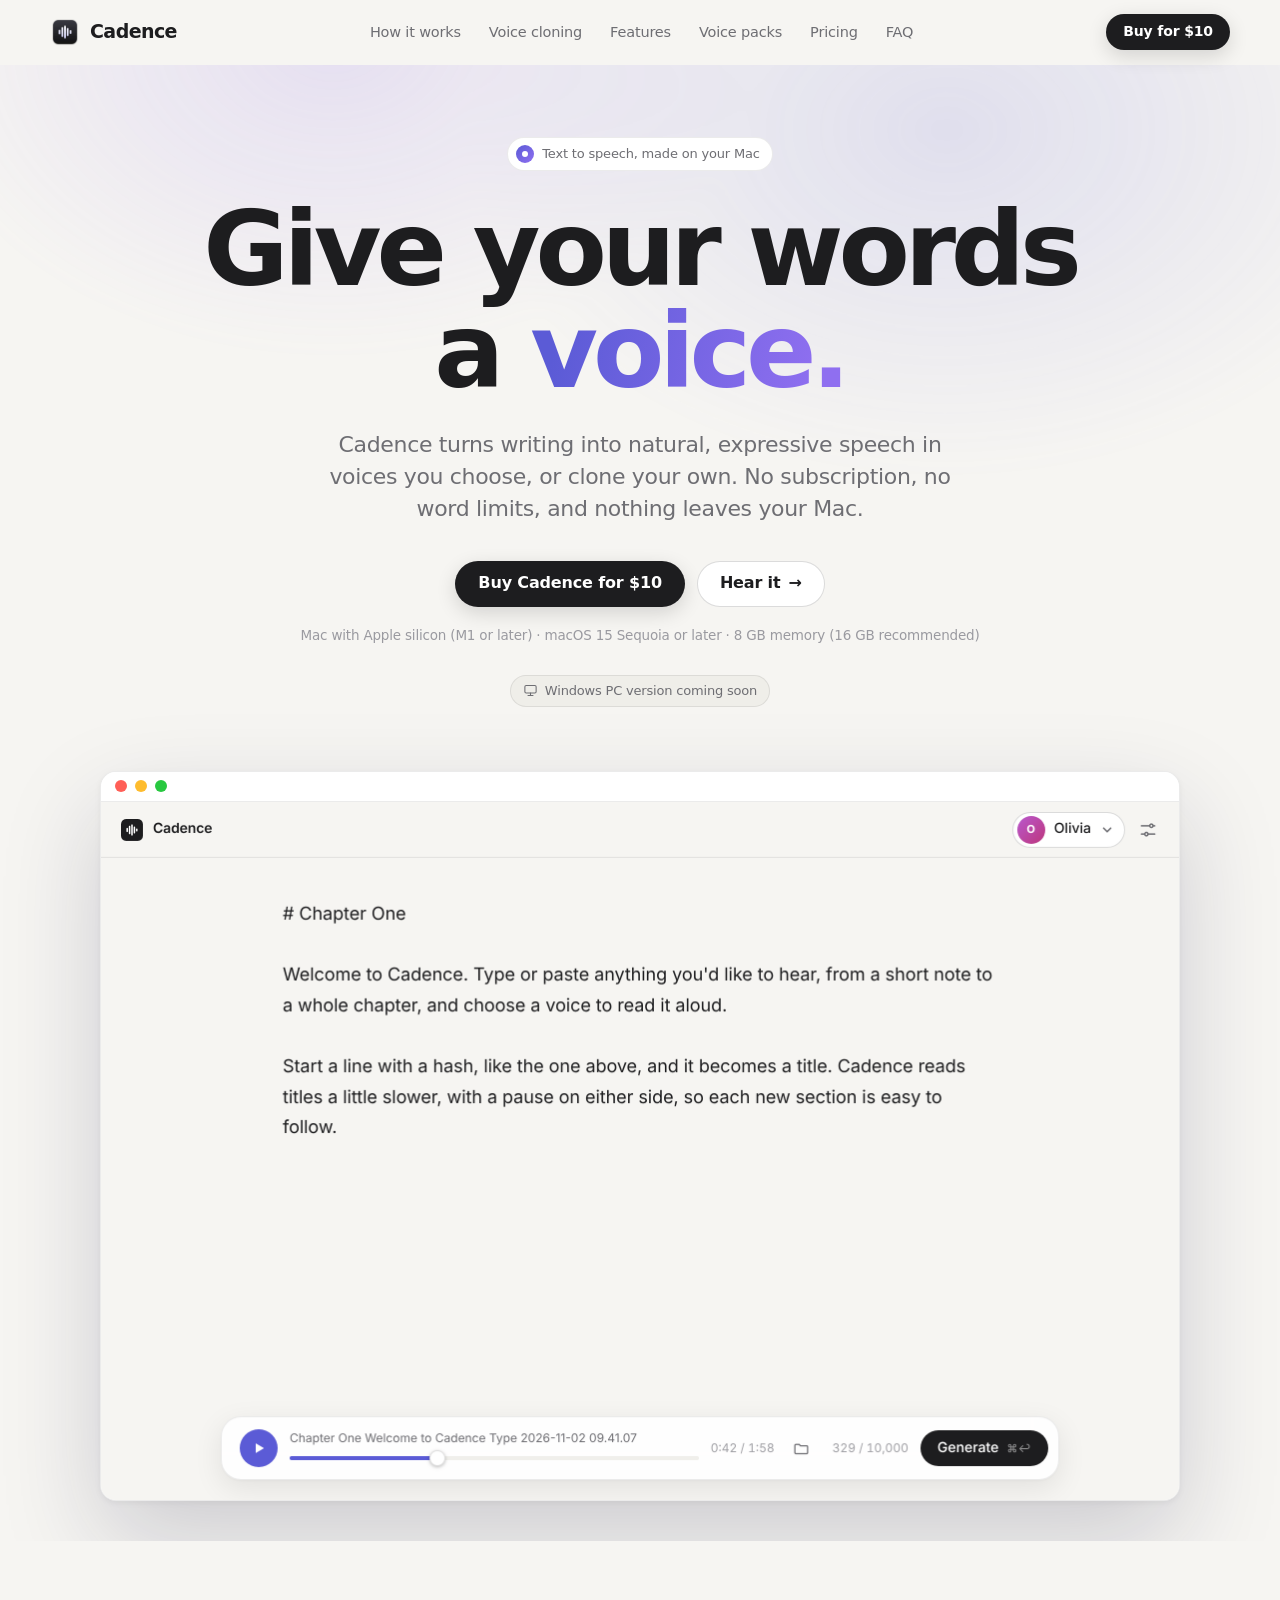
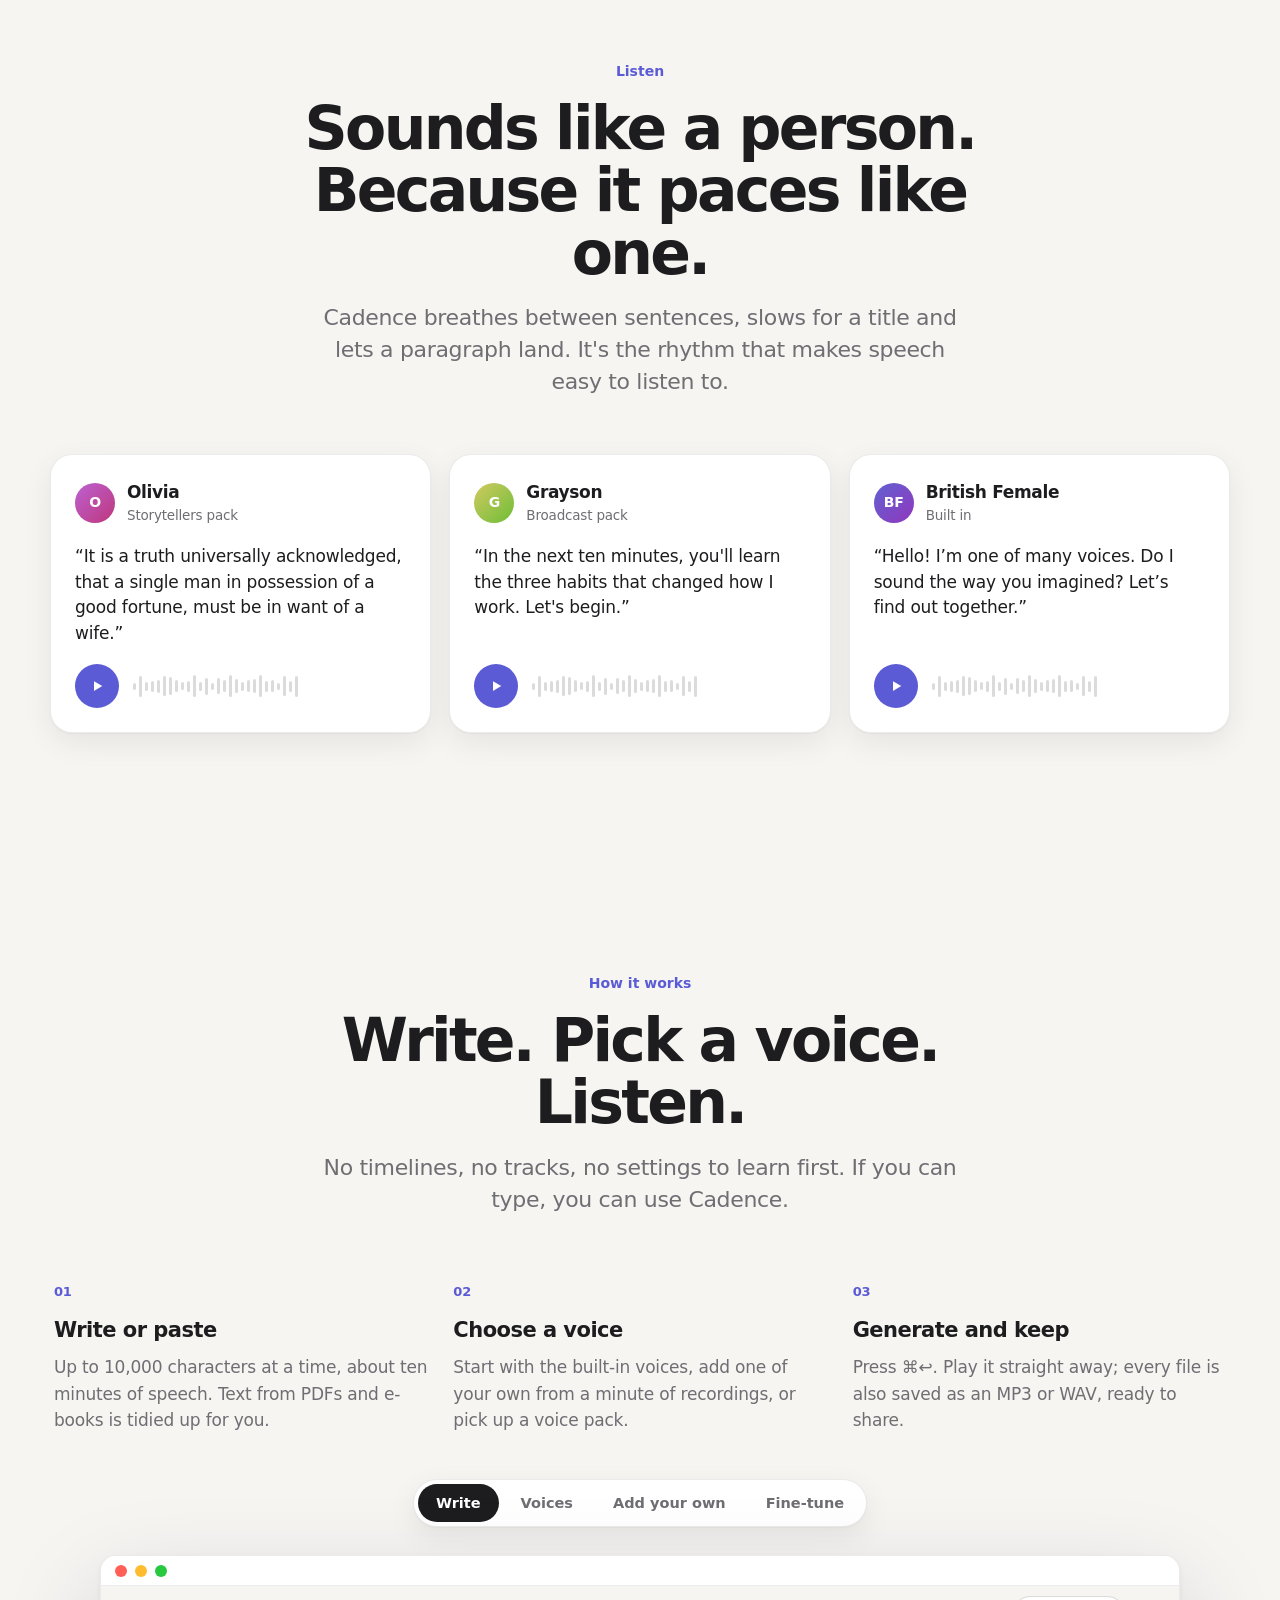
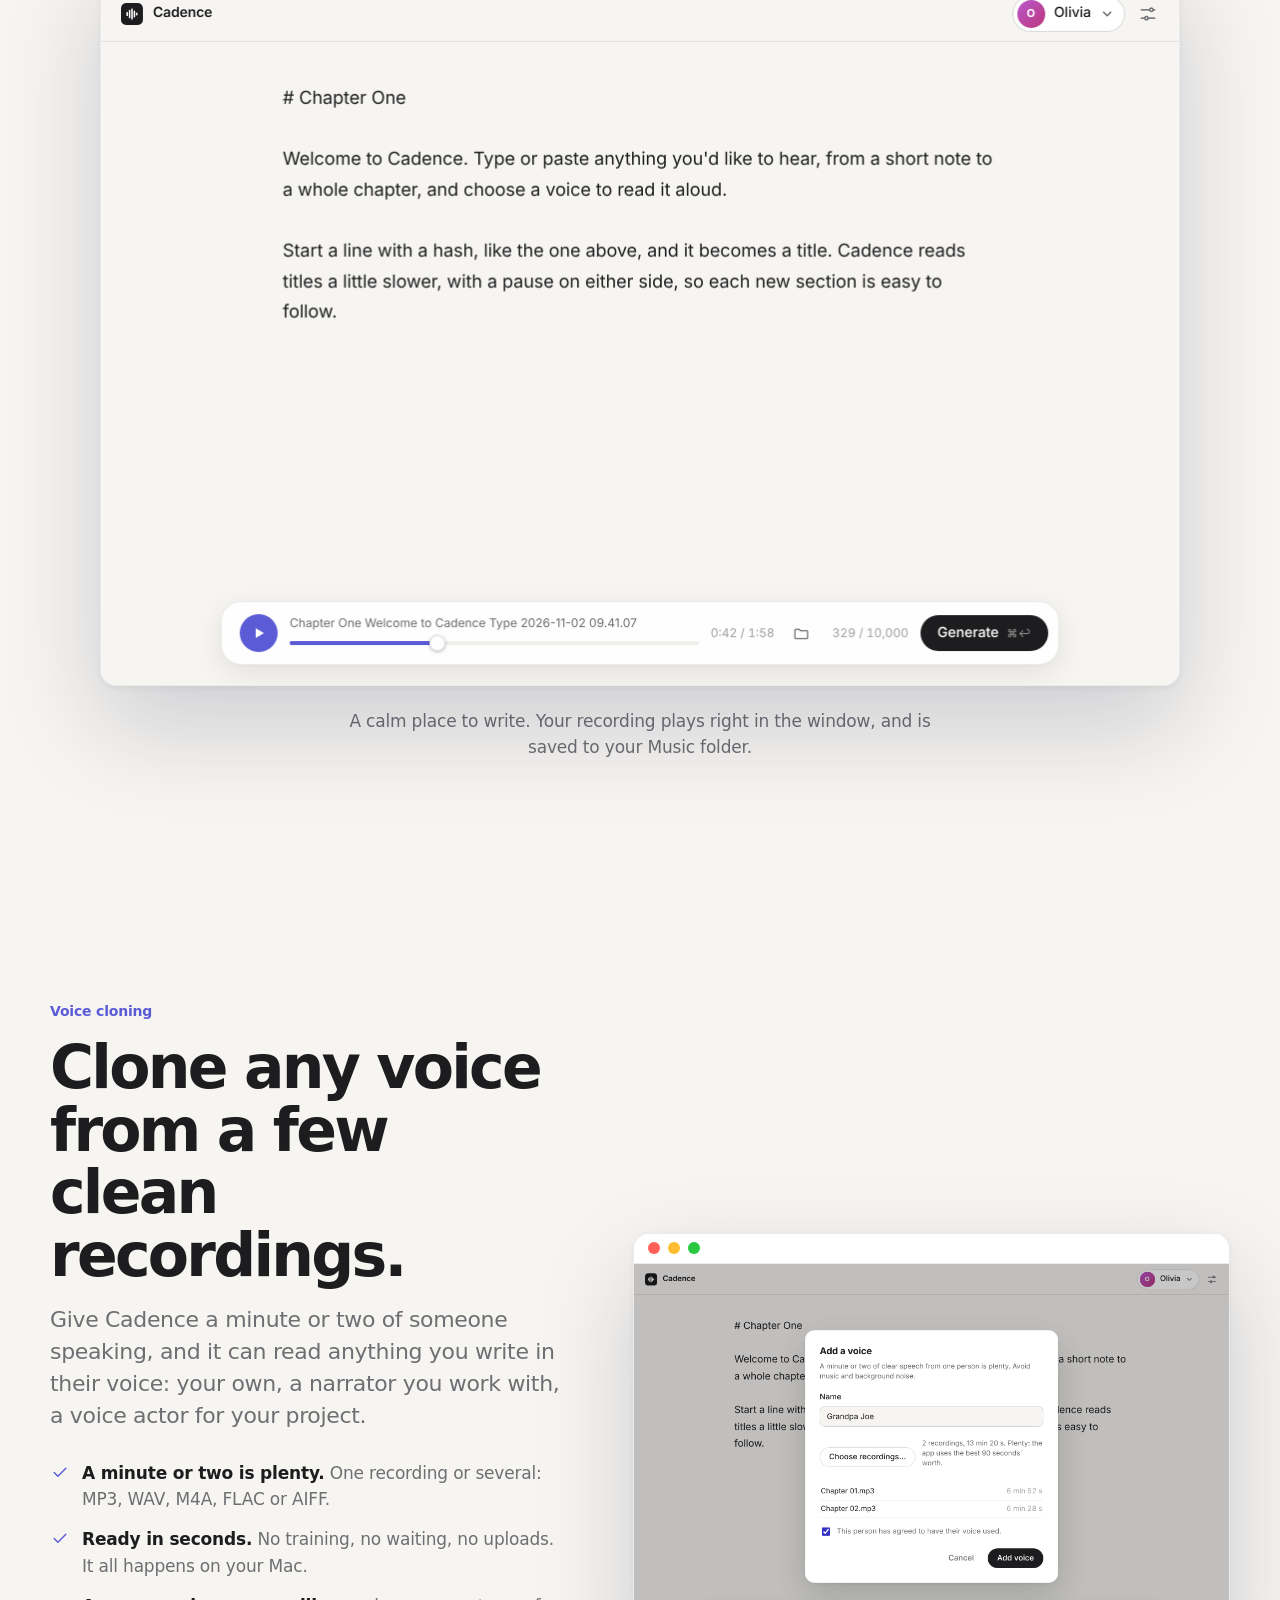
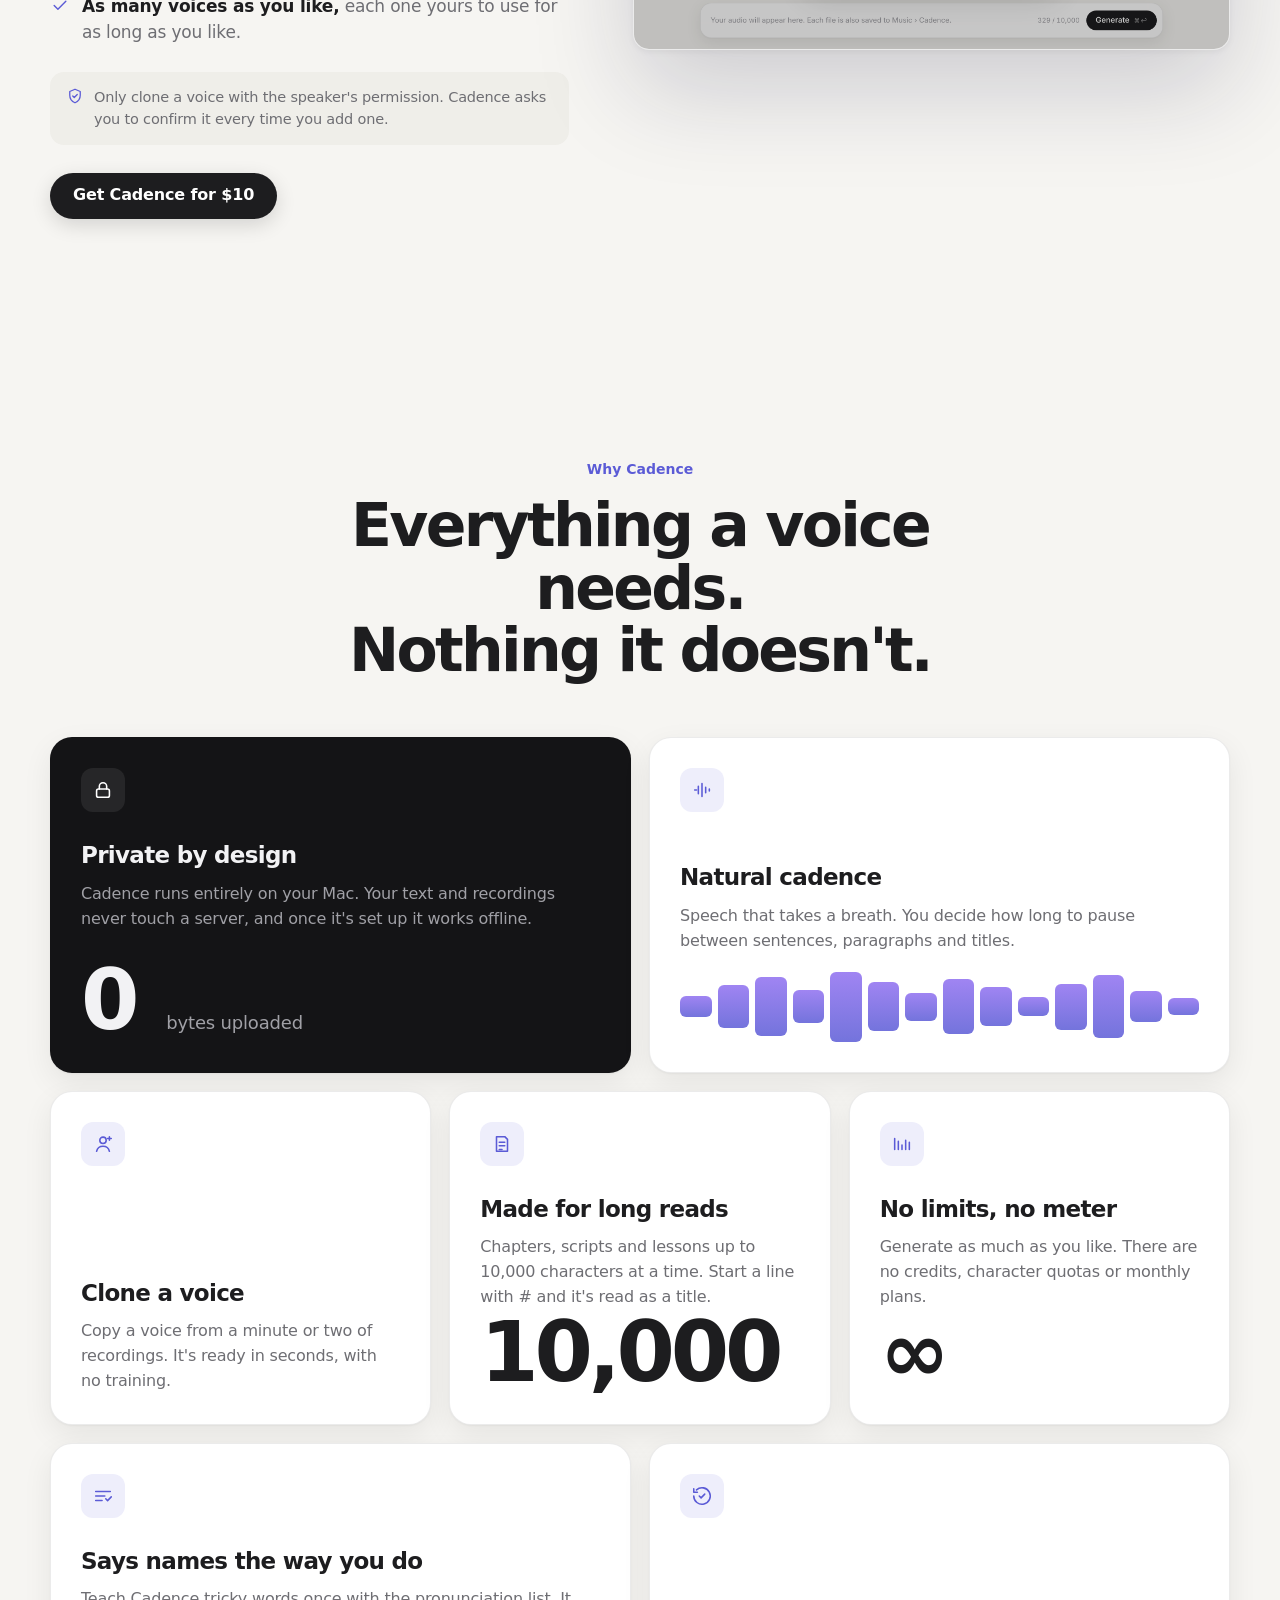
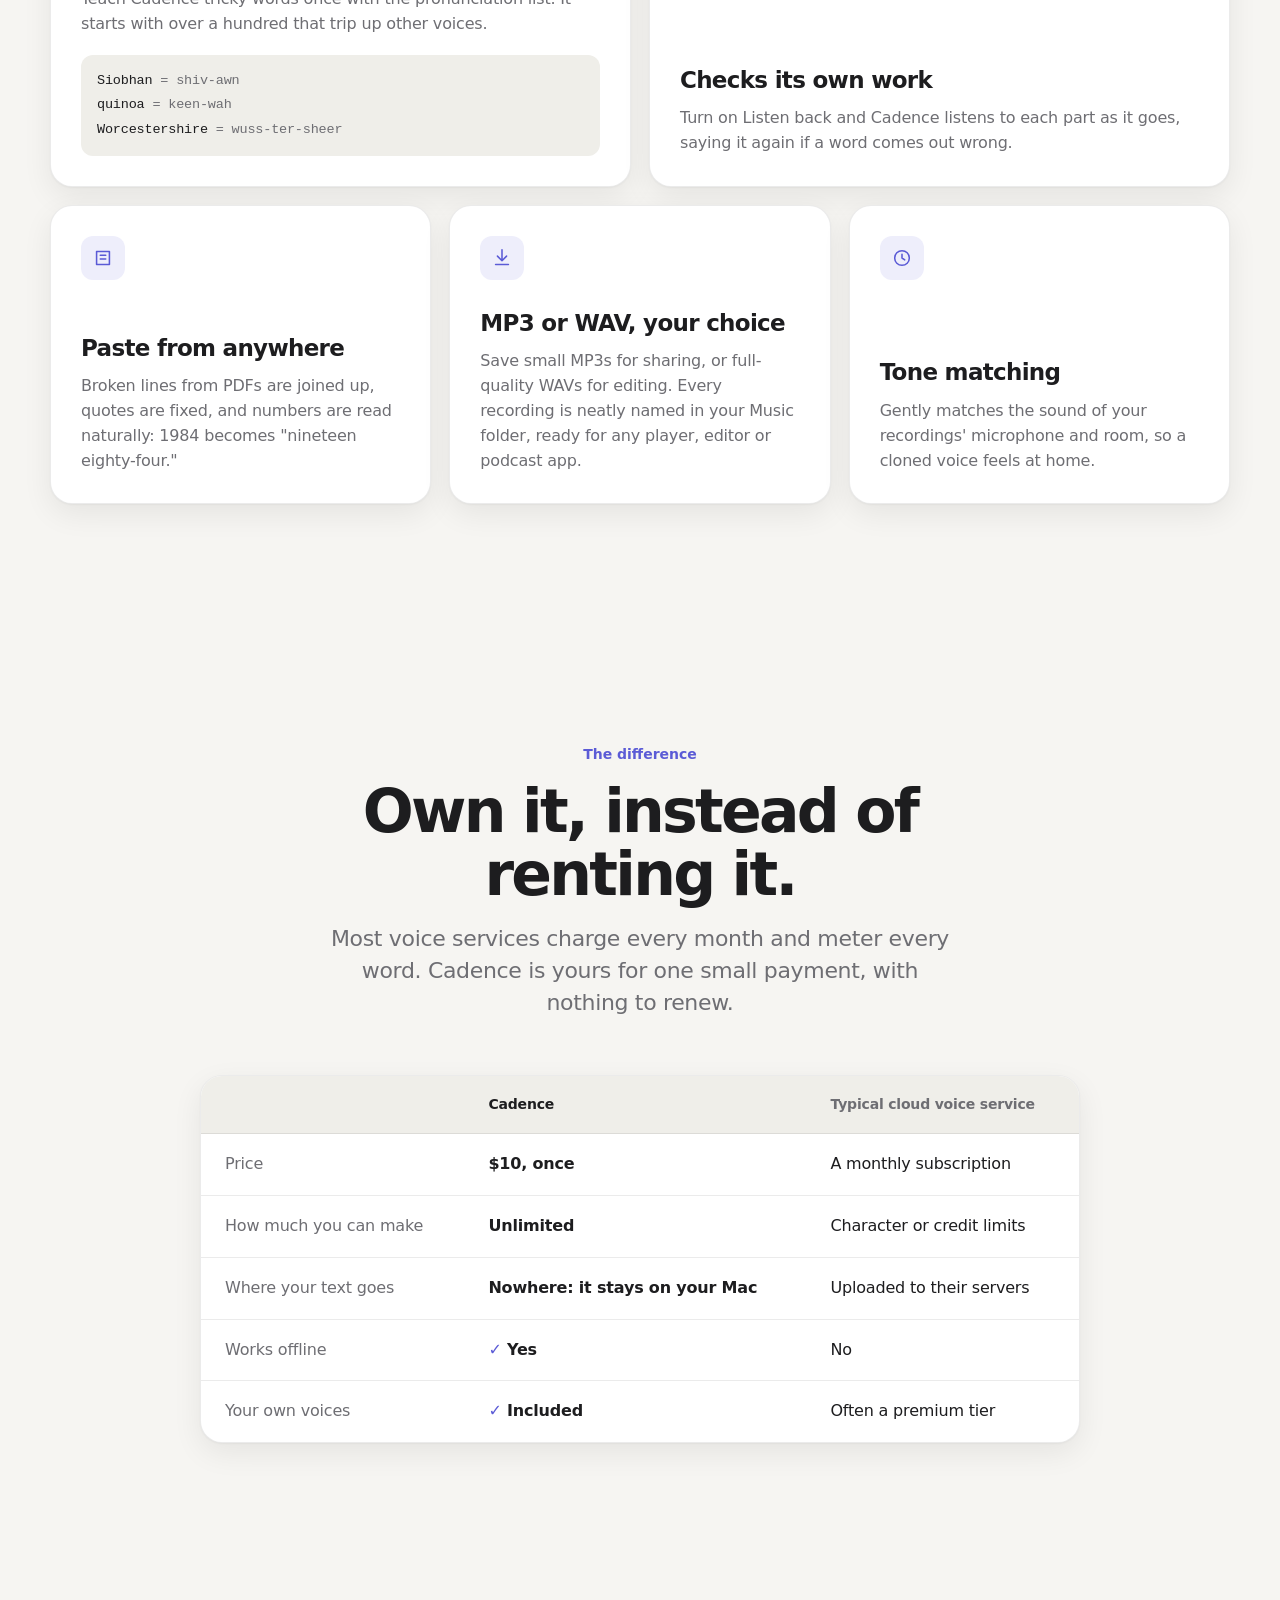
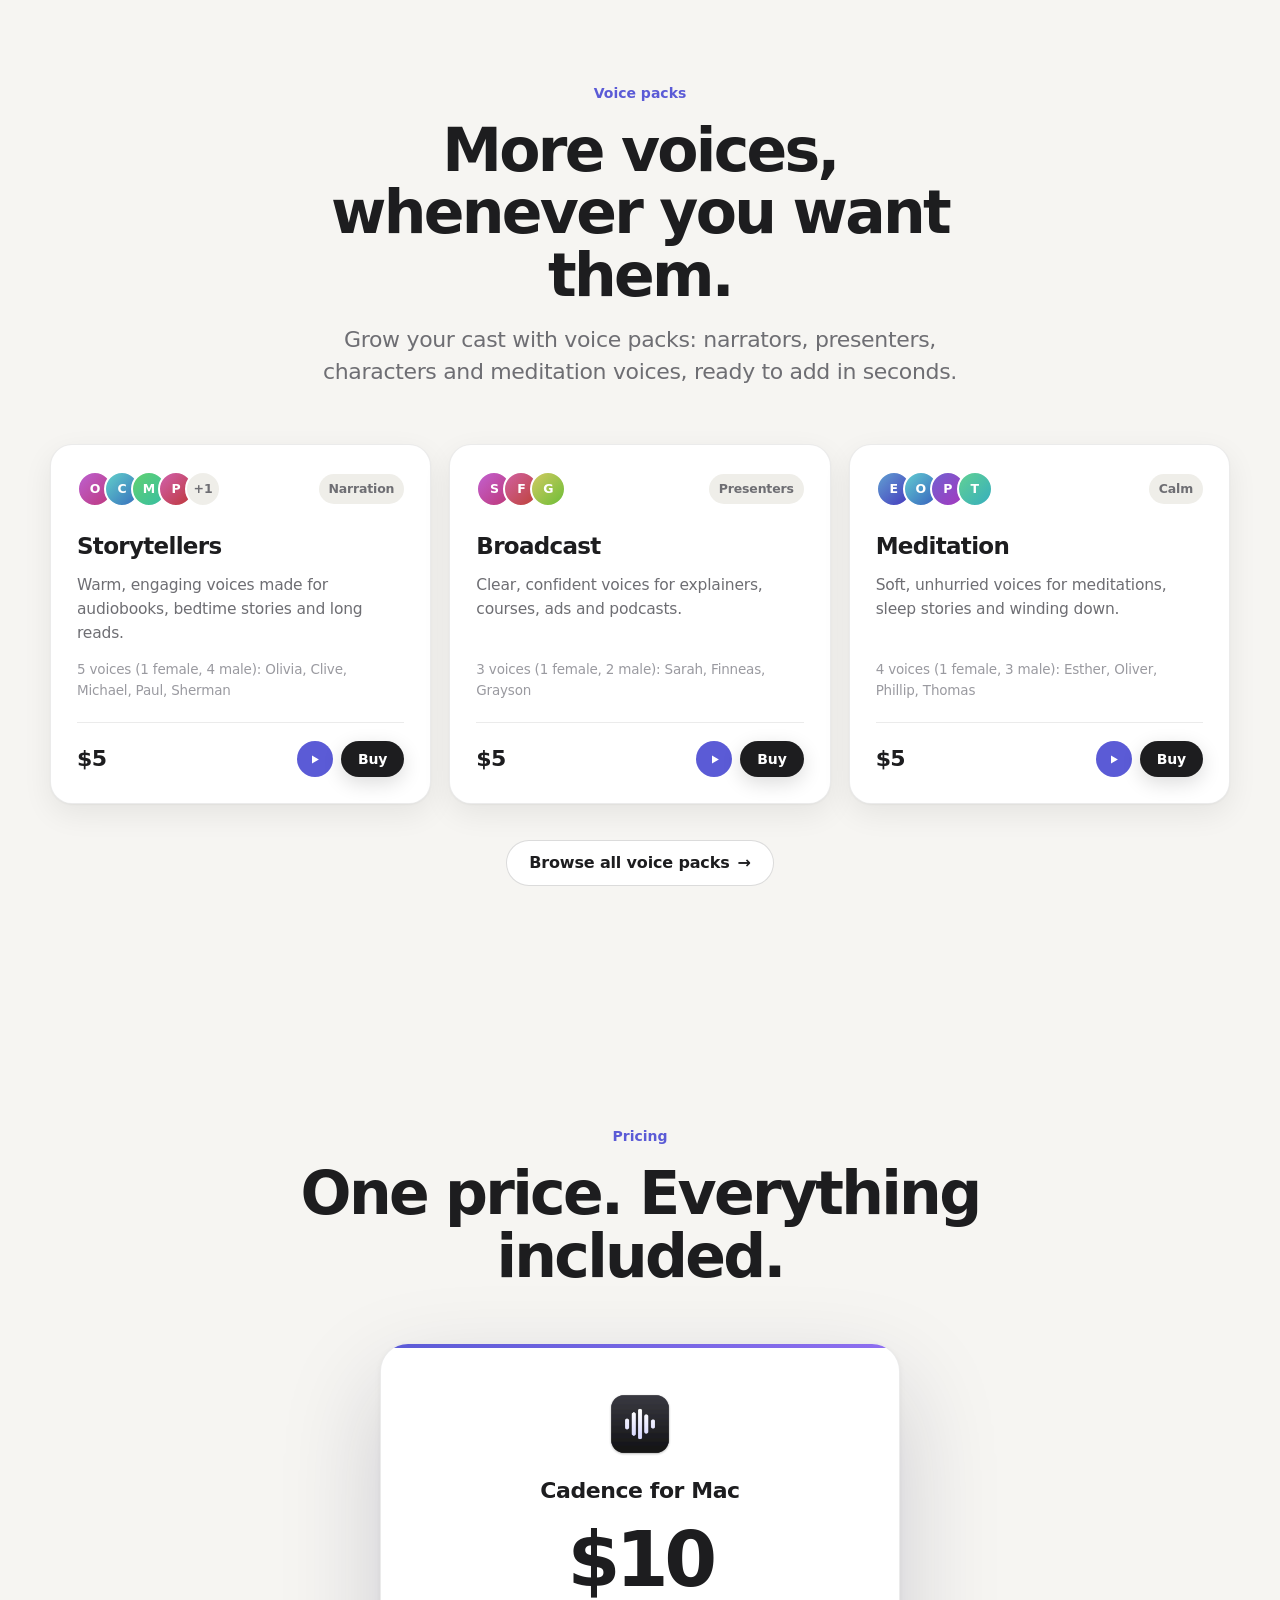
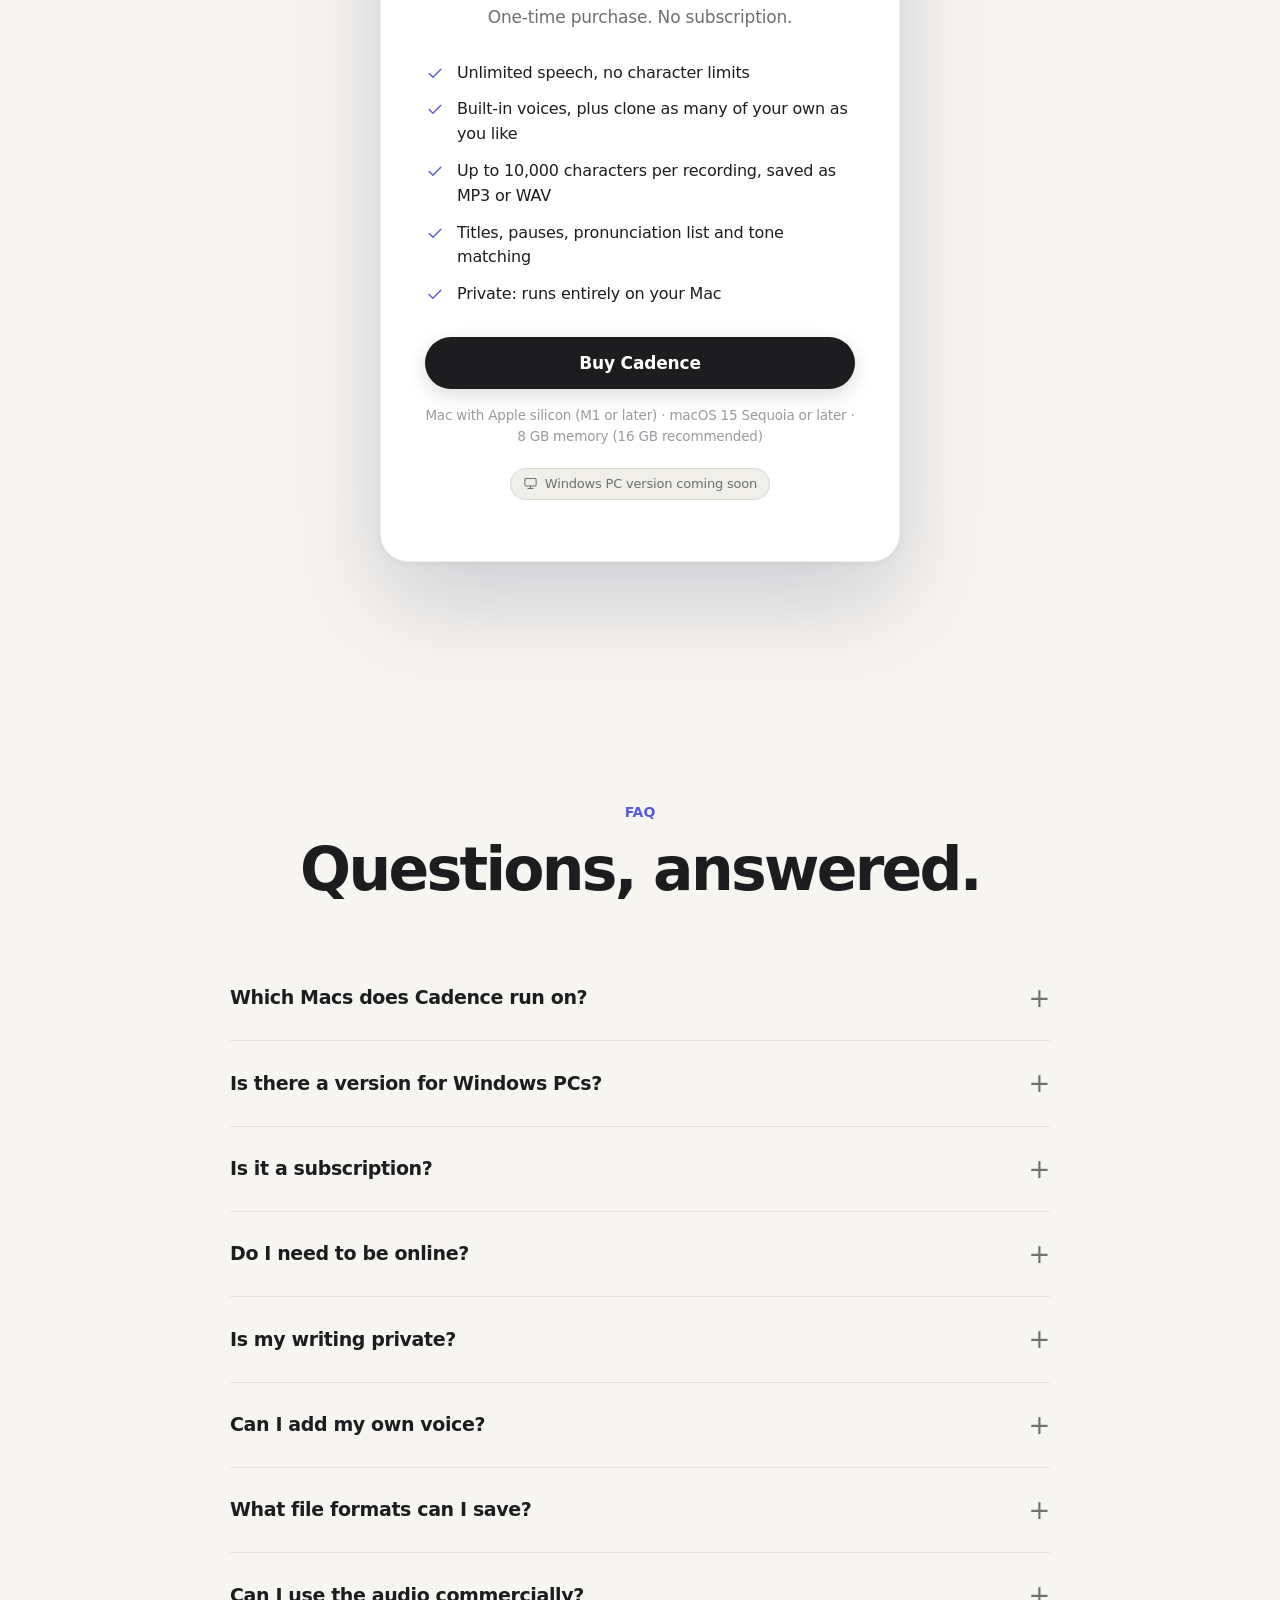
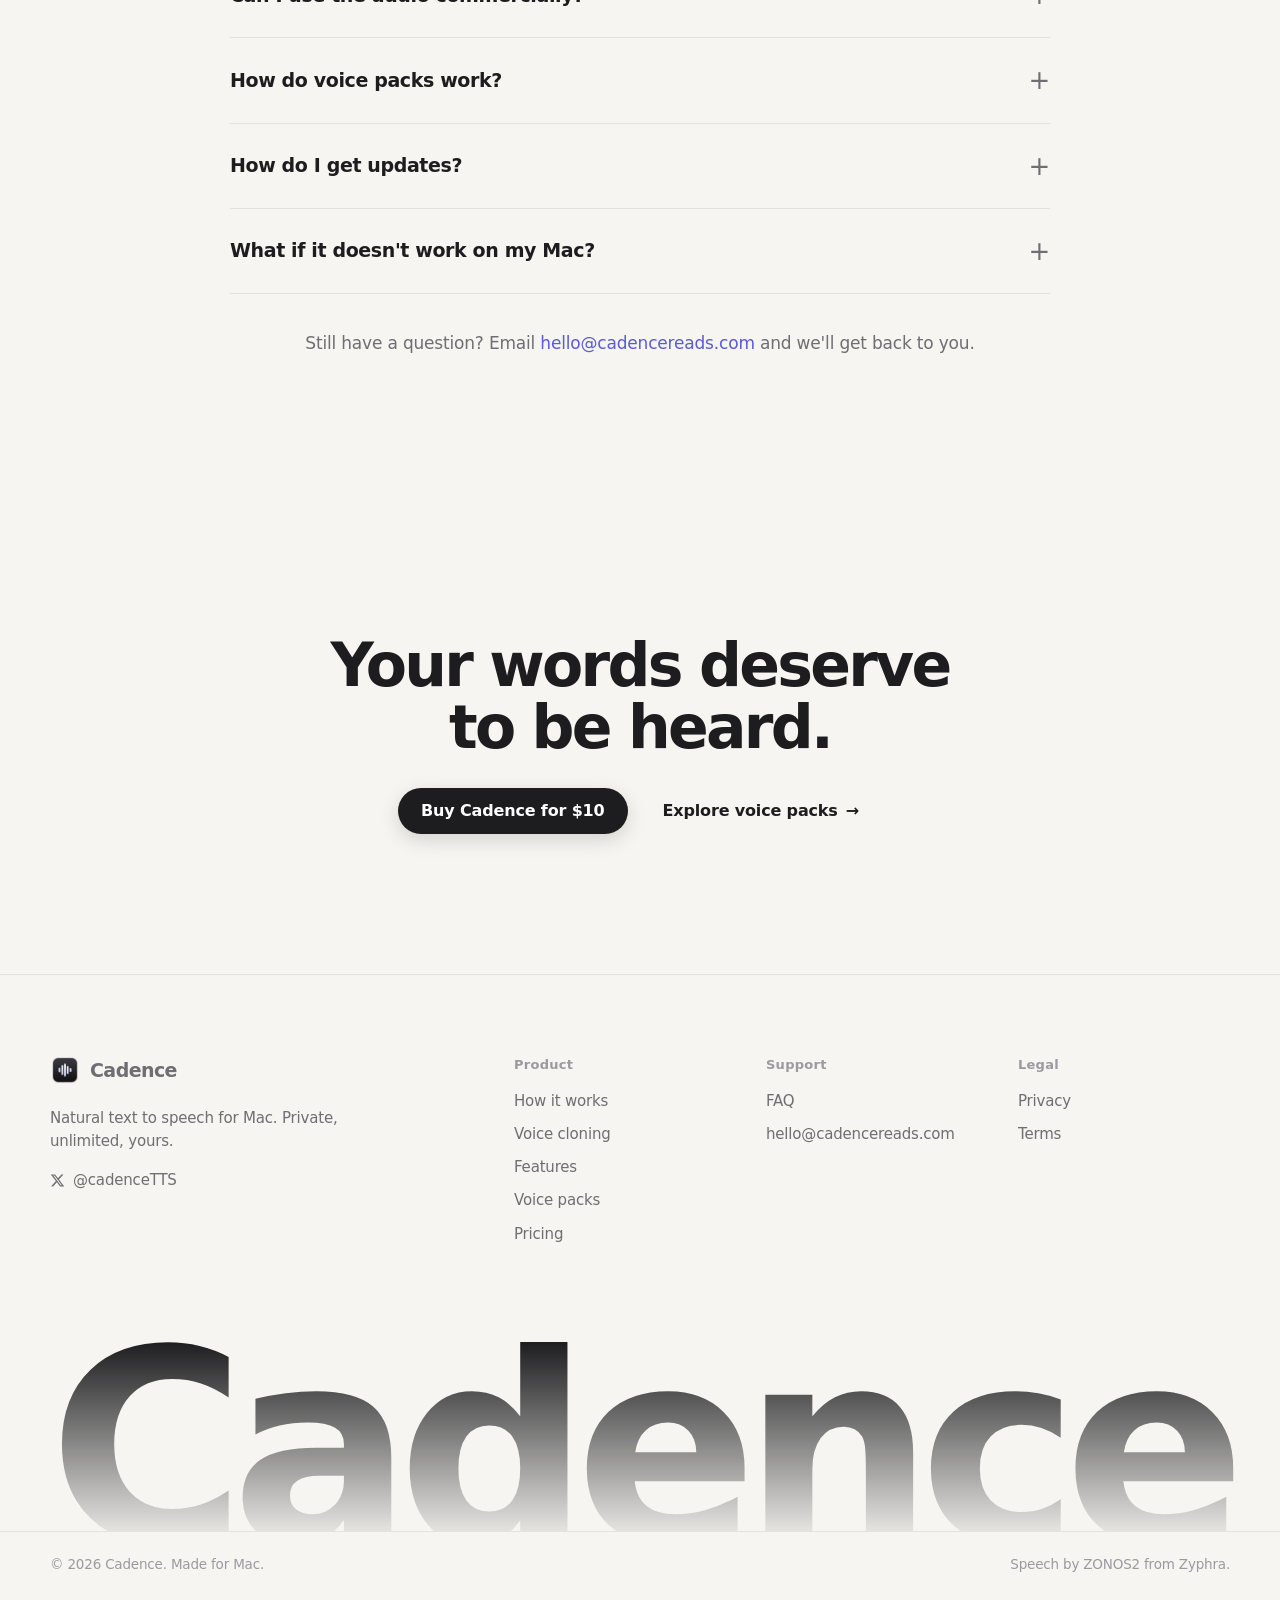
<file: index.html>
<!doctype html>
<html lang="en">
<head>
  <meta charset="utf-8">
  <meta name="viewport" content="width=device-width, initial-scale=1">
  <title>Cadence: natural text to speech for Mac</title>
  <meta name="description" content="Cadence turns writing into natural, expressive speech in voices you choose, right on your Mac. Private, unlimited, and $10 once.">
  <meta name="theme-color" content="#f6f5f2" media="(prefers-color-scheme: light)">
  <meta name="theme-color" content="#111113" media="(prefers-color-scheme: dark)">
  <meta property="og:title" content="Cadence: natural text to speech for Mac">
  <meta property="og:description" content="Turn writing into natural speech in voices you choose. Runs on your Mac. $10, once.">
  <meta property="og:image" content="https://cadencereads.com/assets/img/og-logo.png">
  <meta property="og:url" content="https://cadencereads.com/">
  <link rel="canonical" href="https://cadencereads.com/">
  <meta property="og:type" content="website">
  <meta name="twitter:card" content="summary_large_image">
  <meta name="twitter:site" content="@cadenceTTS">
  <link rel="icon" href="assets/img/icon.png">
  <link rel="apple-touch-icon" href="assets/img/icon.png">
  <link rel="stylesheet" href="assets/css/site.css">
</head>
<body>
  <a class="skip" href="#main">Skip to content</a>

  <header class="site-header">
    <nav class="nav wrap" aria-label="Main">
      <a class="logo" href="index.html"><img src="assets/img/icon.png" alt="">Cadence</a>
      <div class="nav-links">
        <a href="#how">How it works</a>
        <a href="#clone">Voice cloning</a>
        <a href="#features">Features</a>
        <a href="voices.html">Voice packs</a>
        <a href="#pricing">Pricing</a>
        <a href="#faq">FAQ</a>
      </div>
      <div class="nav-right">
        <a class="btn btn-primary btn-sm" data-buy="app"><span>Buy for <span data-price>$10</span></span></a>
        <button class="menu-button" aria-label="Menu" aria-expanded="false">
          <svg class="icon" viewBox="0 0 24 24"><path d="M4 8h16M4 16h16"/></svg>
        </button>
      </div>
    </nav>
    <div class="mobile-menu" hidden>
      <a href="#how">How it works</a><a href="#clone">Voice cloning</a><a href="#features">Features</a><a href="voices.html">Voice packs</a>
      <a href="#pricing">Pricing</a><a href="#faq">FAQ</a>
    </div>
  </header>

  <main id="main">
    <!-- Hero -->
    <section class="hero">
      <div class="wrap">
        <span class="eyebrow reveal"><span class="dot"></span>Text to speech, made on your Mac</span>
        <h1 class="display reveal">Give your words<br>a <span class="gradient-text">voice.</span></h1>
        <p class="lede reveal">Cadence turns writing into natural, expressive speech in voices you choose, or clone your own. No subscription, no word limits, and nothing leaves your Mac.</p>
        <div class="hero-ctas reveal">
          <a class="btn btn-primary" data-buy="app"><span>Buy Cadence for <span data-price>$10</span></span></a>
          <a class="btn" href="#listen">Hear it <span class="arrow">→</span></a>
        </div>
        <p class="req reveal" data-requirements></p>
        <p class="reveal"><span class="soon-badge" data-pc></span></p>
        <div class="window reveal">
          <div class="window-bar" aria-hidden="true"><i></i><i></i><i></i></div>
          <picture>
            <source srcset="assets/img/app-dark.png" media="(prefers-color-scheme: dark)">
            <img src="assets/img/app-light.png" width="2160" height="1400"
                 alt="Cadence's window: a chapter title and text in a clean writing space, the voice Olivia selected, and a finished recording ready to play.">
          </picture>
        </div>
      </div>
    </section>

    <!-- Samples -->
    <section id="listen">
      <div class="wrap">
        <div class="section-head reveal">
          <span class="kicker">Listen</span>
          <h2 class="headline">Sounds like a person.<br>Because it paces like one.</h2>
          <p class="lede">Cadence breathes between sentences, slows for a title and lets a paragraph land. It's the rhythm that makes speech easy to listen to.</p>
        </div>
        <div class="samples" id="samples"></div>
      </div>
    </section>

    <!-- How it works -->
    <section id="how">
      <div class="wrap">
        <div class="section-head reveal">
          <span class="kicker">How it works</span>
          <h2 class="headline">Write. Pick a voice. Listen.</h2>
          <p class="lede">No timelines, no tracks, no settings to learn first. If you can type, you can use Cadence.</p>
        </div>
        <div class="steps">
          <div class="step reveal"><span class="num">01</span><h3>Write or paste</h3>
            <p>Up to 10,000 characters at a time, about ten minutes of speech. Text from PDFs and e-books is tidied up for you.</p></div>
          <div class="step reveal"><span class="num">02</span><h3>Choose a voice</h3>
            <p>Start with the built-in voices, add one of your own from a minute of recordings, or pick up a voice pack.</p></div>
          <div class="step reveal"><span class="num">03</span><h3>Generate and keep</h3>
            <p>Press ⌘↩. Play it straight away; every file is also saved as an MP3 or WAV, ready to share.</p></div>
        </div>
        <div class="showcase reveal" id="showcase">
          <div class="tabs" role="tablist" aria-label="Cadence screens">
            <button class="tab" role="tab" aria-selected="true" data-shot="app" data-alt="Cadence with a finished recording."
              data-caption="A calm place to write. Your recording plays right in the window, and is saved to your Music folder.">Write</button>
            <button class="tab" role="tab" aria-selected="false" data-shot="voices" data-alt="The voice menu in Cadence."
              data-caption="Switch voices in a click: yours, the built-in ones, and any voice packs you add.">Voices</button>
            <button class="tab" role="tab" aria-selected="false" data-shot="addvoice" data-alt="Adding a new voice in Cadence."
              data-caption="Add a voice from a minute or two of recordings. No training, no waiting.">Add your own</button>
            <button class="tab" role="tab" aria-selected="false" data-shot="settings" data-alt="Cadence's settings panel."
              data-caption="Fine-tune style, speed, pauses and tone, all in one tidy panel.">Fine-tune</button>
          </div>
          <div class="window">
            <div class="window-bar" aria-hidden="true"><i></i><i></i><i></i></div>
            <picture>
              <source srcset="assets/img/app-dark.png" media="(prefers-color-scheme: dark)">
              <img src="assets/img/app-light.png" width="2160" height="1400" alt="Cadence with a finished recording." loading="lazy">
            </picture>
          </div>
          <p class="caption">A calm place to write. Your recording plays right in the window, and is saved to your Music folder.</p>
        </div>
      </div>
    </section>

    <!-- Voice cloning -->
    <section id="clone">
      <div class="wrap clone">
        <div class="clone-copy reveal">
          <span class="kicker">Voice cloning</span>
          <h2 class="headline">Clone any voice from a few clean recordings.</h2>
          <p class="lede">Give Cadence a minute or two of someone speaking, and it can read anything you write in their voice: your own, a narrator you work with, a voice actor for your project.</p>
          <ul class="clone-list">
            <li><svg class="icon" viewBox="0 0 24 24"><path d="M5 12.5l4.5 4.5L19 7.5"/></svg><span><b>A minute or two is plenty.</b> One recording or several: MP3, WAV, M4A, FLAC or AIFF.</span></li>
            <li><svg class="icon" viewBox="0 0 24 24"><path d="M5 12.5l4.5 4.5L19 7.5"/></svg><span><b>Ready in seconds.</b> No training, no waiting, no uploads. It all happens on your Mac.</span></li>
            <li><svg class="icon" viewBox="0 0 24 24"><path d="M5 12.5l4.5 4.5L19 7.5"/></svg><span><b>As many voices as you like,</b> each one yours to use for as long as you like.</span></li>
          </ul>
          <p class="consent"><svg class="icon" viewBox="0 0 24 24" aria-hidden="true"><path d="M12 3l7 3v5c0 4.5-3 8.3-7 10-4-1.7-7-5.5-7-10V6z"/><path d="M9 12l2 2 4-4"/></svg>
            <span>Only clone a voice with the speaker's permission. Cadence asks you to confirm it every time you add one.</span></p>
          <a class="btn btn-primary" data-buy="app"><span>Get Cadence for <span data-price>$10</span></span></a>
        </div>
        <div class="window clone-shot reveal">
          <div class="window-bar" aria-hidden="true"><i></i><i></i><i></i></div>
          <picture>
            <source srcset="assets/img/addvoice-dark.png" media="(prefers-color-scheme: dark)">
            <img src="assets/img/addvoice-light.png" width="2160" height="1400" alt="Adding a voice in Cadence: name it, choose its recordings, and confirm you have permission." loading="lazy">
          </picture>
        </div>
      </div>
    </section>

    <!-- Features -->
    <section id="features">
      <div class="wrap">
        <div class="section-head reveal">
          <span class="kicker">Why Cadence</span>
          <h2 class="headline">Everything a voice needs.<br>Nothing it doesn't.</h2>
        </div>
        <div class="bento">
          <article class="tile wide dark reveal tile-private">
            <span class="tile-icon"><svg class="icon" viewBox="0 0 24 24"><rect x="5" y="11" width="14" height="9" rx="2"/><path d="M8 11V8a4 4 0 0 1 8 0v3"/></svg></span>
            <h3>Private by design</h3>
            <p>Cadence runs entirely on your Mac. Your text and recordings never touch a server, and once it's set up it works offline.</p>
            <div class="big-number">0 <span class="unit">bytes uploaded</span></div>
          </article>
          <article class="tile wide reveal">
            <span class="tile-icon"><svg class="icon" viewBox="0 0 24 24"><path d="M4 12h2M8 8v8M12 5v14M16 9v6M20 11v2"/></svg></span>
            <h3>Natural cadence</h3>
            <p>Speech that takes a breath. You decide how long to pause between sentences, paragraphs and titles.</p>
            <div class="bars" aria-hidden="true">
              <span style="height:30%;animation-delay:0s"></span><span style="height:62%;animation-delay:.1s"></span><span style="height:85%;animation-delay:.2s"></span><span style="height:48%;animation-delay:.3s"></span><span style="height:100%;animation-delay:.4s"></span><span style="height:70%;animation-delay:.5s"></span><span style="height:40%;animation-delay:.6s"></span><span style="height:78%;animation-delay:.7s"></span><span style="height:55%;animation-delay:.8s"></span><span style="height:28%;animation-delay:.9s"></span><span style="height:66%;animation-delay:1s"></span><span style="height:90%;animation-delay:1.1s"></span><span style="height:44%;animation-delay:1.2s"></span><span style="height:24%;animation-delay:1.3s"></span>
            </div>
          </article>
          <article class="tile reveal">
            <span class="tile-icon"><svg class="icon" viewBox="0 0 24 24"><circle cx="12" cy="8" r="3.5"/><path d="M5 20c.8-3.6 3.6-5.5 7-5.5s6.2 1.9 7 5.5"/><path d="M19 4v4M17 6h4"/></svg></span>
            <h3>Clone a voice</h3>
            <p>Copy a voice from a minute or two of recordings. It's ready in seconds, with no training.</p>
          </article>
          <article class="tile reveal">
            <span class="tile-icon"><svg class="icon" viewBox="0 0 24 24"><path d="M6 4h9l3 3v13H6z"/><path d="M9 10h6M9 14h6M9 18h3"/></svg></span>
            <h3>Made for long reads</h3>
            <p>Chapters, scripts and lessons up to 10,000 characters at a time. Start a line with # and it's read as a title.</p>
            <div class="big-number">10,000</div>
          </article>
          <article class="tile reveal">
            <span class="tile-icon"><svg class="icon" viewBox="0 0 24 24"><path d="M4 18V6M8 18V9M12 18v-5M16 18V8M20 18v-8"/></svg></span>
            <h3>No limits, no meter</h3>
            <p>Generate as much as you like. There are no credits, character quotas or monthly plans.</p>
            <div class="big-number">∞</div>
          </article>
          <article class="tile wide reveal">
            <span class="tile-icon"><svg class="icon" viewBox="0 0 24 24"><path d="M4 7h16M4 12h10M4 17h7"/><path d="M15 15l2 2 4-4"/></svg></span>
            <h3>Says names the way you do</h3>
            <p>Teach Cadence tricky words once with the pronunciation list. It starts with over a hundred that trip up other voices.</p>
            <div class="code-card"><b>Siobhan</b> = shiv-awn<br><b>quinoa</b> = keen-wah<br><b>Worcestershire</b> = wuss-ter-sheer</div>
          </article>
          <article class="tile wide reveal">
            <span class="tile-icon"><svg class="icon" viewBox="0 0 24 24"><path d="M3 12a9 9 0 1 0 3-6.7"/><path d="M3 4v4h4"/><path d="M9 12l2 2 4-4"/></svg></span>
            <h3>Checks its own work</h3>
            <p>Turn on Listen back and Cadence listens to each part as it goes, saying it again if a word comes out wrong.</p>
          </article>
          <article class="tile reveal">
            <span class="tile-icon"><svg class="icon" viewBox="0 0 24 24"><path d="M5 5h14v14H5z"/><path d="M9 9h6M9 13h6"/></svg></span>
            <h3>Paste from anywhere</h3>
            <p>Broken lines from PDFs are joined up, quotes are fixed, and numbers are read naturally: 1984 becomes "nineteen eighty-four."</p>
          </article>
          <article class="tile reveal">
            <span class="tile-icon"><svg class="icon" viewBox="0 0 24 24"><path d="M12 3v12M7 10l5 5 5-5"/><path d="M5 19h14"/></svg></span>
            <h3>MP3 or WAV, your choice</h3>
            <p>Save small MP3s for sharing, or full-quality WAVs for editing. Every recording is neatly named in your Music folder, ready for any player, editor or podcast app.</p>
          </article>
          <article class="tile reveal">
            <span class="tile-icon"><svg class="icon" viewBox="0 0 24 24"><circle cx="12" cy="12" r="8"/><path d="M12 8v4l3 2"/></svg></span>
            <h3>Tone matching</h3>
            <p>Gently matches the sound of your recordings' microphone and room, so a cloned voice feels at home.</p>
          </article>
        </div>
      </div>
    </section>

    <!-- Compare -->
    <section id="compare">
      <div class="wrap">
        <div class="section-head reveal">
          <span class="kicker">The difference</span>
          <h2 class="headline">Own it, instead of renting it.</h2>
          <p class="lede">Most voice services charge every month and meter every word. Cadence is yours for one small payment, with nothing to renew.</p>
        </div>
        <div class="compare reveal">
          <table>
            <thead><tr><th scope="col"></th><th scope="col" class="us">Cadence</th><th scope="col">Typical cloud voice service</th></tr></thead>
            <tbody>
              <tr><td>Price</td><td class="us"><span data-price>$10</span>, once</td><td>A monthly subscription</td></tr>
              <tr><td>How much you can make</td><td class="us">Unlimited</td><td>Character or credit limits</td></tr>
              <tr><td>Where your text goes</td><td class="us">Nowhere: it stays on your Mac</td><td>Uploaded to their servers</td></tr>
              <tr><td>Works offline</td><td class="us"><span class="yes">✓</span> Yes</td><td>No</td></tr>
              <tr><td>Your own voices</td><td class="us"><span class="yes">✓</span> Included</td><td>Often a premium tier</td></tr>
            </tbody>
          </table>
        </div>
      </div>
    </section>

    <!-- Voice packs -->
    <section id="voice-packs">
      <div class="wrap">
        <div class="section-head reveal">
          <span class="kicker">Voice packs</span>
          <h2 class="headline">More voices,<br>whenever you want them.</h2>
          <p class="lede">Grow your cast with voice packs: narrators, presenters, characters and meditation voices, ready to add in seconds.</p>
        </div>
        <div class="packs" id="packs" data-limit="3"></div>
        <div class="more-link"><a class="btn" href="voices.html">Browse all voice packs <span class="arrow">→</span></a></div>
      </div>
    </section>

    <!-- Pricing -->
    <section id="pricing">
      <div class="wrap">
        <div class="section-head reveal">
          <span class="kicker">Pricing</span>
          <h2 class="headline">One price. Everything included.</h2>
        </div>
        <div class="price-card reveal">
          <img src="assets/img/icon.png" alt="">
          <h3 class="title">Cadence for Mac</h3>
          <div class="amount" data-price>$10</div>
          <div class="once">One-time purchase. No subscription.</div>
          <ul>
            <li><svg class="icon" viewBox="0 0 24 24"><path d="M5 12.5l4.5 4.5L19 7.5"/></svg>Unlimited speech, no character limits</li>
            <li><svg class="icon" viewBox="0 0 24 24"><path d="M5 12.5l4.5 4.5L19 7.5"/></svg>Built-in voices, plus clone as many of your own as you like</li>
            <li><svg class="icon" viewBox="0 0 24 24"><path d="M5 12.5l4.5 4.5L19 7.5"/></svg>Up to 10,000 characters per recording, saved as MP3 or WAV</li>
            <li><svg class="icon" viewBox="0 0 24 24"><path d="M5 12.5l4.5 4.5L19 7.5"/></svg>Titles, pauses, pronunciation list and tone matching</li>
            <li><svg class="icon" viewBox="0 0 24 24"><path d="M5 12.5l4.5 4.5L19 7.5"/></svg>Private: runs entirely on your Mac</li>
          </ul>
          <a class="btn btn-primary" data-buy="app">Buy Cadence</a>
          <p class="req" data-requirements></p>
          <p><span class="soon-badge" data-pc></span></p>
        </div>
      </div>
    </section>

    <!-- FAQ -->
    <section id="faq">
      <div class="wrap">
        <div class="section-head reveal">
          <span class="kicker">FAQ</span>
          <h2 class="headline">Questions, answered.</h2>
        </div>
        <div class="faq reveal">
          <details><summary>Which Macs does Cadence run on?</summary>
            <p>Any Mac with Apple silicon (M1 or later) running macOS 15 Sequoia or later, with at least 8 GB of memory; 16 GB is recommended. On an 8 GB Mac, the Faster model (in Settings) is the better choice. You'll also need about 10 GB of free space: the app is small, and its speech model downloads once when you first open it.</p></details>
          <details data-pc-faq><summary>Is there a version for Windows PCs?</summary>
            <p>Not yet, but it's on the way. Email <a data-email href="#"></a> with "Windows" in the subject and we'll let you know the moment it's ready.</p></details>
          <details><summary>Is it a subscription?</summary>
            <p>No. Cadence is a one-time purchase of <span data-price>$10</span>. There are no monthly fees, credits or character limits.</p></details>
          <details><summary>Do I need to be online?</summary>
            <p>Only the first time, to download the speech model. After that Cadence works completely offline. (The optional Listen back feature downloads its own model the first time you turn it on.)</p></details>
          <details><summary>Is my writing private?</summary>
            <p>Yes. Everything happens on your Mac. Your text, your recordings and your voices are never uploaded anywhere.</p></details>
          <details><summary>Can I add my own voice?</summary>
            <p>Yes. Choose Add voice, give it a name and pick a minute or two of clear recordings of one person. It's ready straight away. Only add voices of people who have agreed to it.</p></details>
          <details><summary>What file formats can I save?</summary>
            <p>MP3 or WAV. MP3 files are small and play anywhere, so they're ideal for sharing and podcasts. WAV is uncompressed, so it keeps every detail for editing in apps like GarageBand, Logic or Audition. Switch between them anytime in Settings.</p></details>
          <details><summary>Can I use the audio commercially?</summary>
            <p>Yes. What you make with Cadence is yours to use, including in commercial projects, as long as you have the right to use the voice and the words.</p></details>
          <details><summary>How do voice packs work?</summary>
            <p>Buy a pack and download it. In Cadence, choose Add voice and select the pack's recordings. Each voice is ready in seconds. <a href="voices.html" style="color:var(--accent)">See the voice packs</a>.</p></details>
          <details id="update"><summary>How do I get updates?</summary>
            <p>Updates are free. When a new version is out, Cadence shows a small "update available" notice at the top of its window. Click it, download the new version the same way you got the first one (from your order page or receipt email), and drag it into Applications to replace the old one. Your voices and settings stay as they are.</p></details>
          <details><summary>What if it doesn't work on my Mac?</summary>
            <p>Email us at <a data-email href="#"></a> within 14 days of buying and we'll sort it out or refund you.</p></details>
        </div>
        <p class="faq-more reveal">Still have a question? Email <a data-email href="#"></a> and we'll get back to you.</p>
      </div>
    </section>

    <!-- Final CTA -->
    <section class="cta-band">
      <div class="wrap reveal">
        <h2 class="headline">Your words deserve<br>to be heard.</h2>
        <div class="hero-ctas">
          <a class="btn btn-primary" data-buy="app"><span>Buy Cadence for <span data-price>$10</span></span></a>
          <a class="btn btn-ghost" href="voices.html">Explore voice packs <span class="arrow">→</span></a>
        </div>
      </div>
    </section>
  </main>

  <footer class="site-footer">
    <div class="wrap footer-grid">
      <div class="footer-brand">
        <a class="logo" href="index.html"><img src="assets/img/icon.png" alt="">Cadence</a>
        <p>Natural text to speech for Mac. Private, unlimited, yours.</p>
        <a class="social" data-x href="https://x.com/cadenceTTS" rel="noopener"><svg viewBox="0 0 24 24" aria-hidden="true"><path d="M18.244 2.25h3.308l-7.227 8.26 8.502 11.24H16.17l-5.214-6.817L4.99 21.75H1.68l7.73-8.835L1.254 2.25H8.08l4.713 6.231zm-1.161 17.52h1.833L7.084 4.126H5.117z"/></svg><span>@cadenceTTS</span></a>
      </div>
      <div><h4>Product</h4><ul>
        <li><a href="index.html#how">How it works</a></li><li><a href="index.html#clone">Voice cloning</a></li><li><a href="index.html#features">Features</a></li>
        <li><a href="voices.html">Voice packs</a></li><li><a href="index.html#pricing">Pricing</a></li></ul></div>
      <div><h4>Support</h4><ul>
        <li><a href="index.html#faq">FAQ</a></li><li><a data-email href="#">Contact us</a></li></ul></div>
      <div><h4>Legal</h4><ul>
        <li><a href="privacy.html">Privacy</a></li><li><a href="terms.html">Terms</a></li></ul></div>
    </div>
    <div class="wordmark" aria-hidden="true">Cadence</div>
    <div class="footer-bottom">
      <div class="wrap">
        <span>© <span data-year>2026</span> Cadence. Made for Mac.</span>
        <span>Speech by ZONOS2 from Zyphra.</span>
      </div>
    </div>
  </footer>

  <script src="assets/js/config.js"></script>
  <script src="assets/js/site.js"></script>
</body>
</html>
</file>
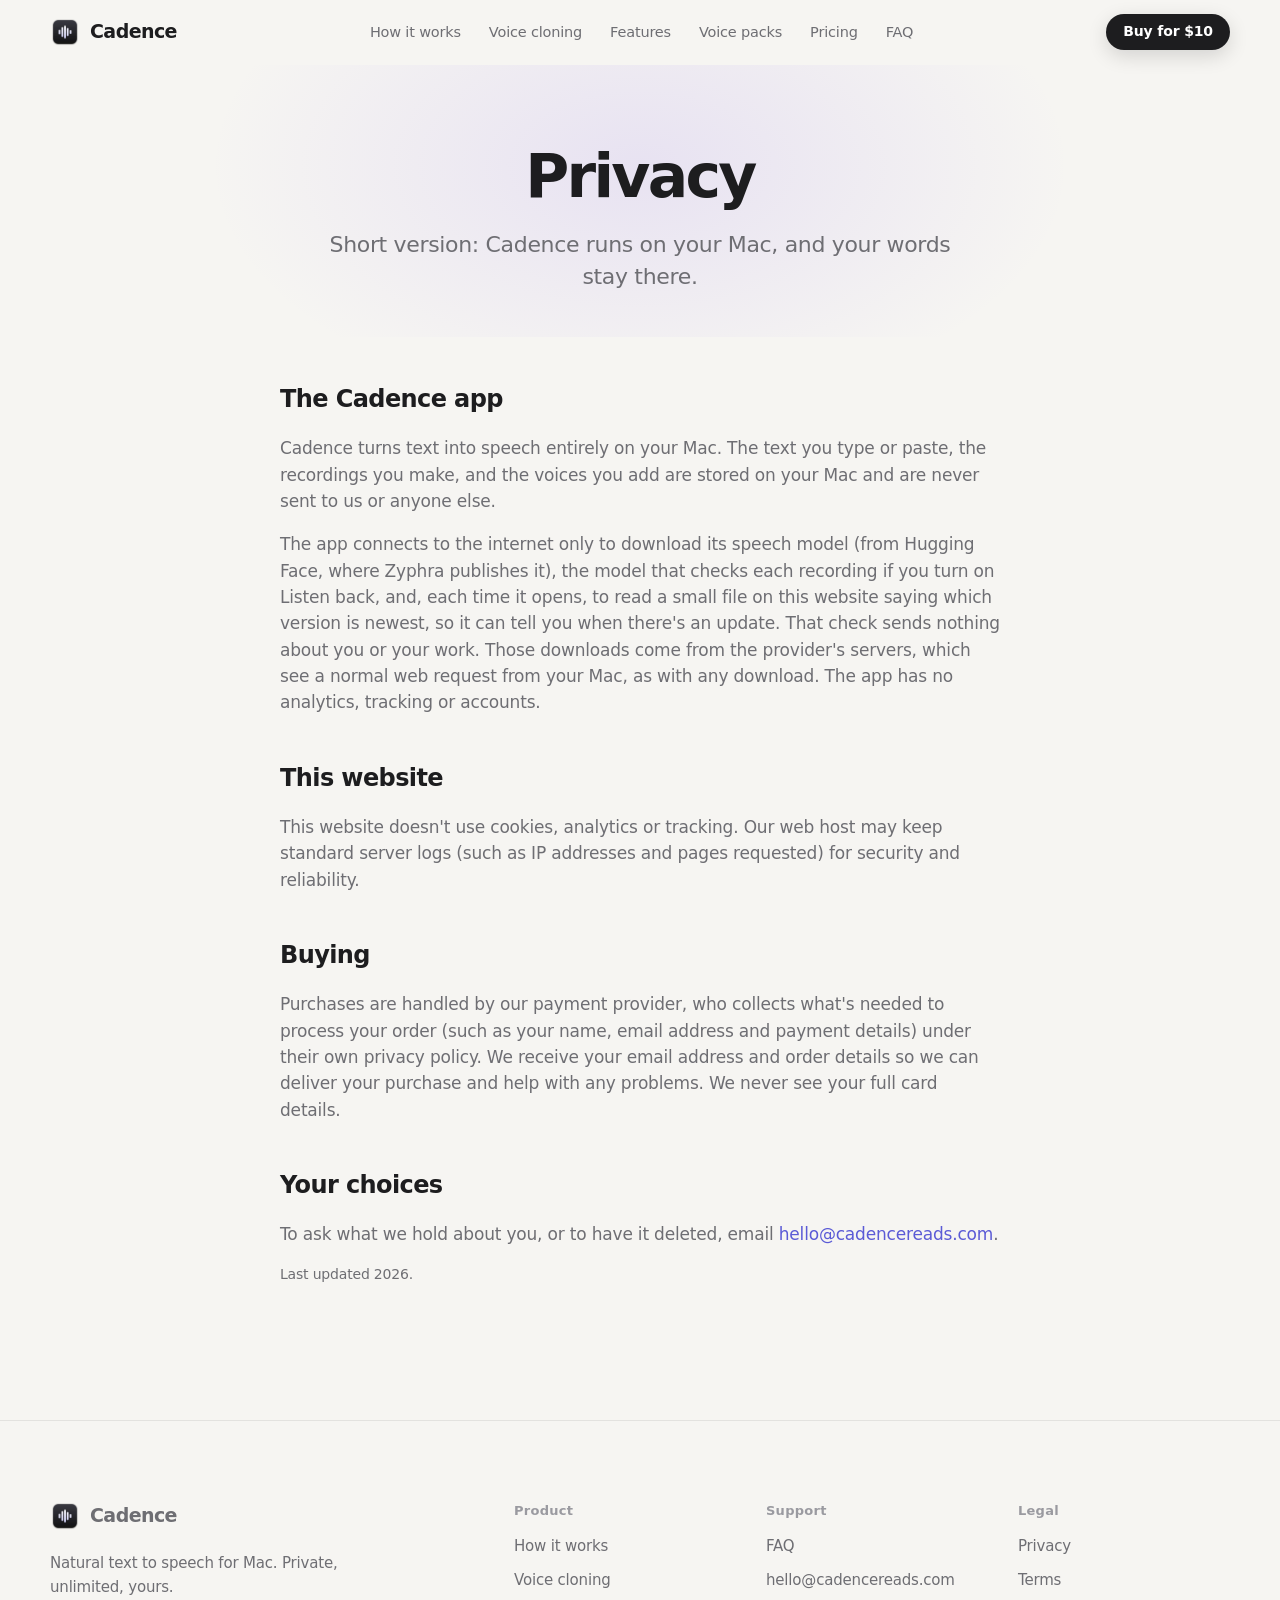
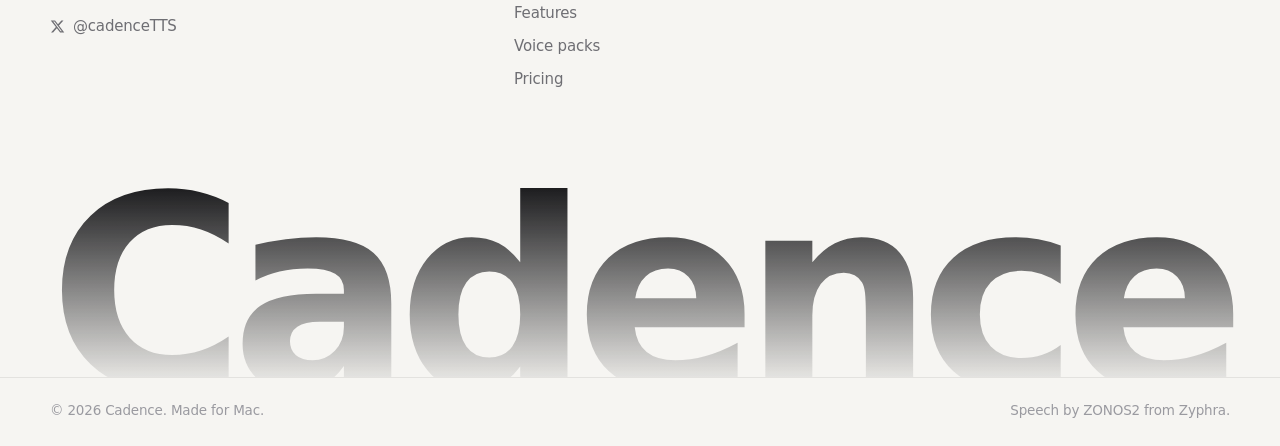
<file: privacy.html>
<!doctype html>
<html lang="en">
<head>
  <meta charset="utf-8">
  <meta name="viewport" content="width=device-width, initial-scale=1">
  <title>Privacy · Cadence</title>
  <meta name="description" content="How Cadence handles your data: your words stay on your Mac.">
  <meta name="theme-color" content="#f6f5f2" media="(prefers-color-scheme: light)">
  <meta name="theme-color" content="#111113" media="(prefers-color-scheme: dark)">
  <meta property="og:title" content="Privacy · Cadence">
  <meta property="og:description" content="Turn writing into natural speech in voices you choose. Runs on your Mac. $10, once.">
  <meta property="og:image" content="https://cadencereads.com/assets/img/og-logo.png">
  <meta property="og:url" content="https://cadencereads.com/privacy.html">
  <link rel="canonical" href="https://cadencereads.com/privacy.html">
  <meta property="og:type" content="website">
  <meta name="twitter:card" content="summary_large_image">
  <meta name="twitter:site" content="@cadenceTTS">
  <link rel="icon" href="assets/img/icon.png">
  <link rel="apple-touch-icon" href="assets/img/icon.png">
  <link rel="stylesheet" href="assets/css/site.css">
</head>
<body>
  <a class="skip" href="index.html#main">Skip to content</a>

  <header class="site-header">
    <nav class="nav wrap" aria-label="Main">
      <a class="logo" href="index.html"><img src="assets/img/icon.png" alt="">Cadence</a>
      <div class="nav-links">
        <a href="index.html#how">How it works</a>
        <a href="index.html#clone">Voice cloning</a>
        <a href="index.html#features">Features</a>
        <a href="voices.html">Voice packs</a>
        <a href="index.html#pricing">Pricing</a>
        <a href="index.html#faq">FAQ</a>
      </div>
      <div class="nav-right">
        <a class="btn btn-primary btn-sm" data-buy="app"><span>Buy for <span data-price>$10</span></span></a>
        <button class="menu-button" aria-label="Menu" aria-expanded="false">
          <svg class="icon" viewBox="0 0 24 24"><path d="M4 8h16M4 16h16"/></svg>
        </button>
      </div>
    </nav>
    <div class="mobile-menu" hidden>
      <a href="index.html#how">How it works</a><a href="index.html#clone">Voice cloning</a><a href="index.html#features">Features</a><a href="voices.html">Voice packs</a>
      <a href="index.html#pricing">Pricing</a><a href="index.html#faq">FAQ</a>
    </div>
  </header>

<!-- DRAFT: a starting point, not legal advice. Have it reviewed before you sell. -->
  <main id="main">
    <section class="page-hero">
      <div class="wrap"><h1 class="headline reveal">Privacy</h1>
        <p class="lede reveal">Short version: Cadence runs on your Mac, and your words stay there.</p></div>
    </section>
    <div class="prose wrap">
      <h2>The Cadence app</h2>
      <p>Cadence turns text into speech entirely on your Mac. The text you type or paste, the recordings you make, and the voices you add are stored on your Mac and are never sent to us or anyone else.</p>
      <p>The app connects to the internet only to download its speech model (from Hugging Face, where Zyphra publishes it), the model that checks each recording if you turn on Listen back, and, each time it opens, to read a small file on this website saying which version is newest, so it can tell you when there's an update. That check sends nothing about you or your work. Those downloads come from the provider's servers, which see a normal web request from your Mac, as with any download. The app has no analytics, tracking or accounts.</p>
      <h2>This website</h2>
      <p>This website doesn't use cookies, analytics or tracking. Our web host may keep standard server logs (such as IP addresses and pages requested) for security and reliability.</p>
      <h2>Buying</h2>
      <p>Purchases are handled by our payment provider, who collects what's needed to process your order (such as your name, email address and payment details) under their own privacy policy. We receive your email address and order details so we can deliver your purchase and help with any problems. We never see your full card details.</p>
      <h2>Your choices</h2>
      <p>To ask what we hold about you, or to have it deleted, email <a data-email href="#"></a>.</p>
      <p class="small">Last updated <span data-year>2026</span>.</p>
    </div>
  </main>

  <footer class="site-footer">
    <div class="wrap footer-grid">
      <div class="footer-brand">
        <a class="logo" href="index.html"><img src="assets/img/icon.png" alt="">Cadence</a>
        <p>Natural text to speech for Mac. Private, unlimited, yours.</p>
        <a class="social" data-x href="https://x.com/cadenceTTS" rel="noopener"><svg viewBox="0 0 24 24" aria-hidden="true"><path d="M18.244 2.25h3.308l-7.227 8.26 8.502 11.24H16.17l-5.214-6.817L4.99 21.75H1.68l7.73-8.835L1.254 2.25H8.08l4.713 6.231zm-1.161 17.52h1.833L7.084 4.126H5.117z"/></svg><span>@cadenceTTS</span></a>
      </div>
      <div><h4>Product</h4><ul>
        <li><a href="index.html#how">How it works</a></li><li><a href="index.html#clone">Voice cloning</a></li><li><a href="index.html#features">Features</a></li>
        <li><a href="voices.html">Voice packs</a></li><li><a href="index.html#pricing">Pricing</a></li></ul></div>
      <div><h4>Support</h4><ul>
        <li><a href="index.html#faq">FAQ</a></li><li><a data-email href="#">Contact us</a></li></ul></div>
      <div><h4>Legal</h4><ul>
        <li><a href="privacy.html">Privacy</a></li><li><a href="terms.html">Terms</a></li></ul></div>
    </div>
    <div class="wordmark" aria-hidden="true">Cadence</div>
    <div class="footer-bottom">
      <div class="wrap">
        <span>© <span data-year>2026</span> Cadence. Made for Mac.</span>
        <span>Speech by ZONOS2 from Zyphra.</span>
      </div>
    </div>
  </footer>

  <script src="assets/js/config.js"></script>
  <script src="assets/js/site.js"></script>
</body>
</html>
</file>
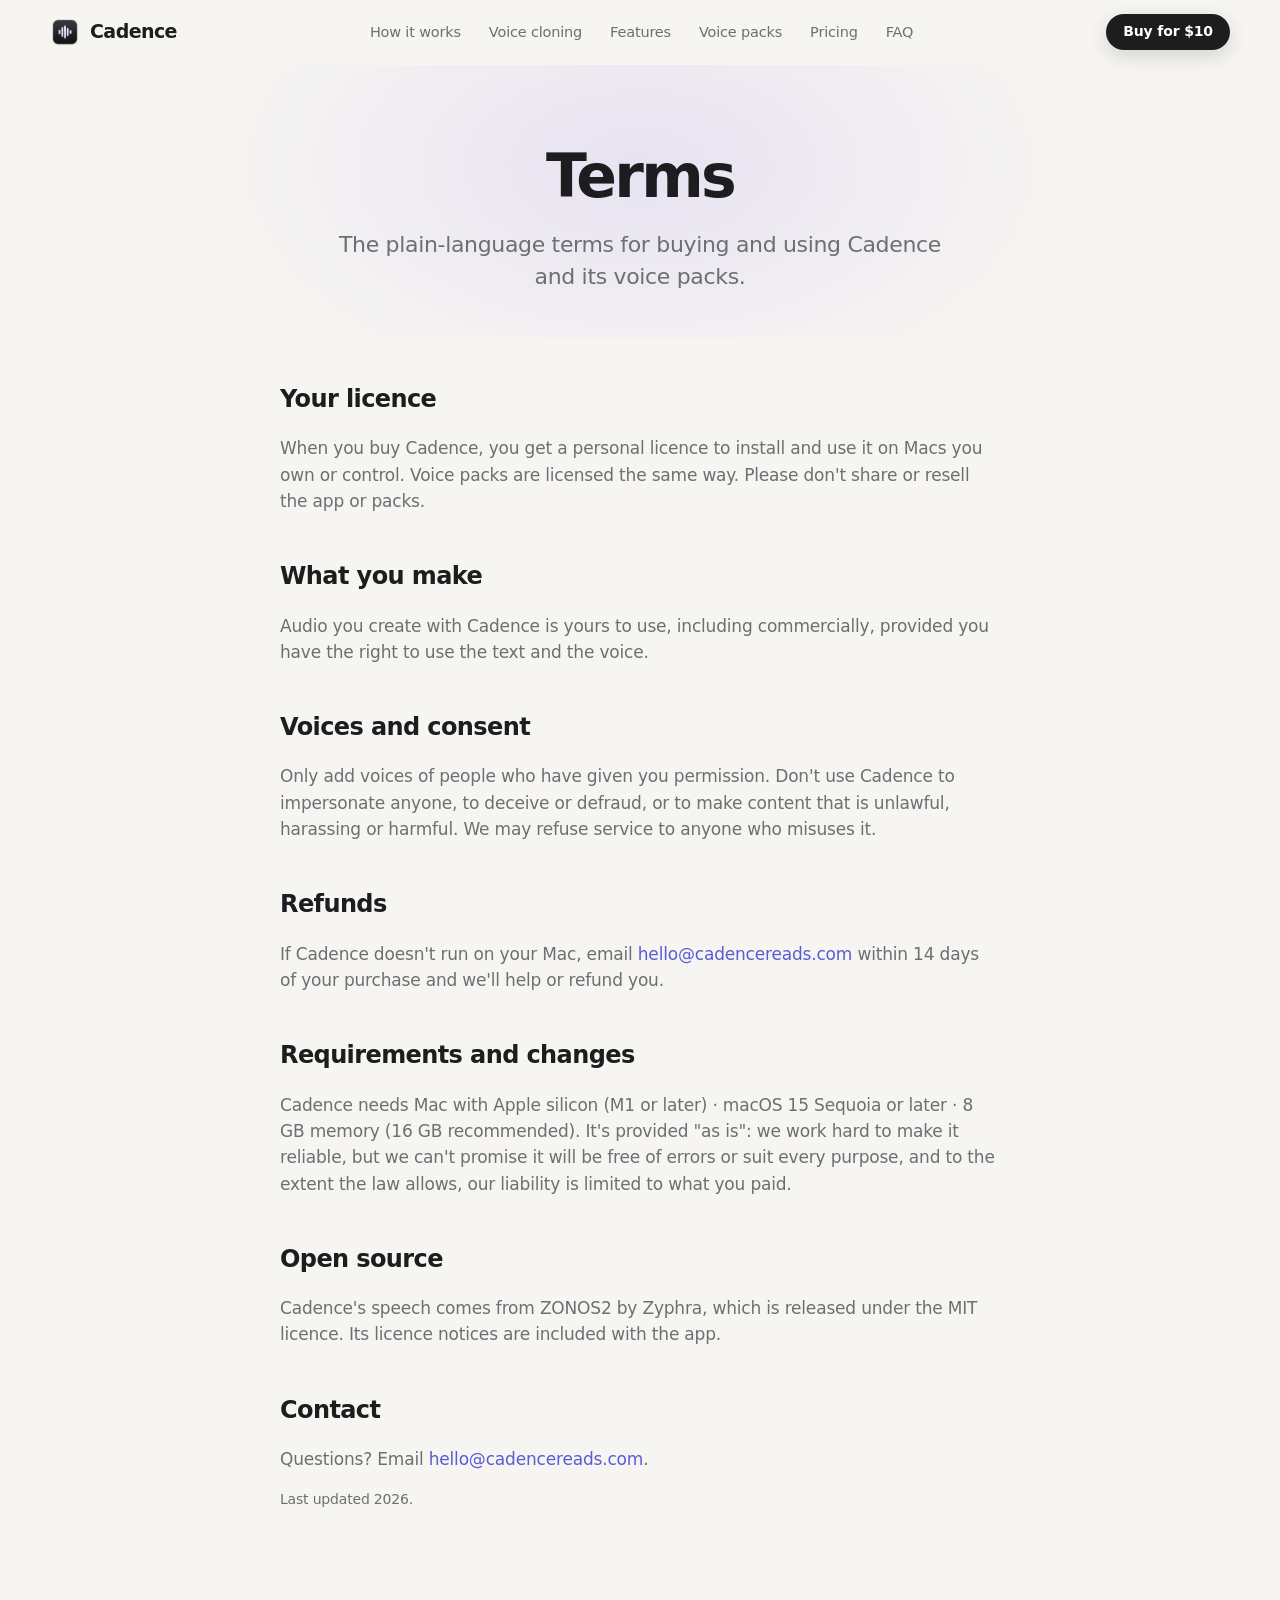
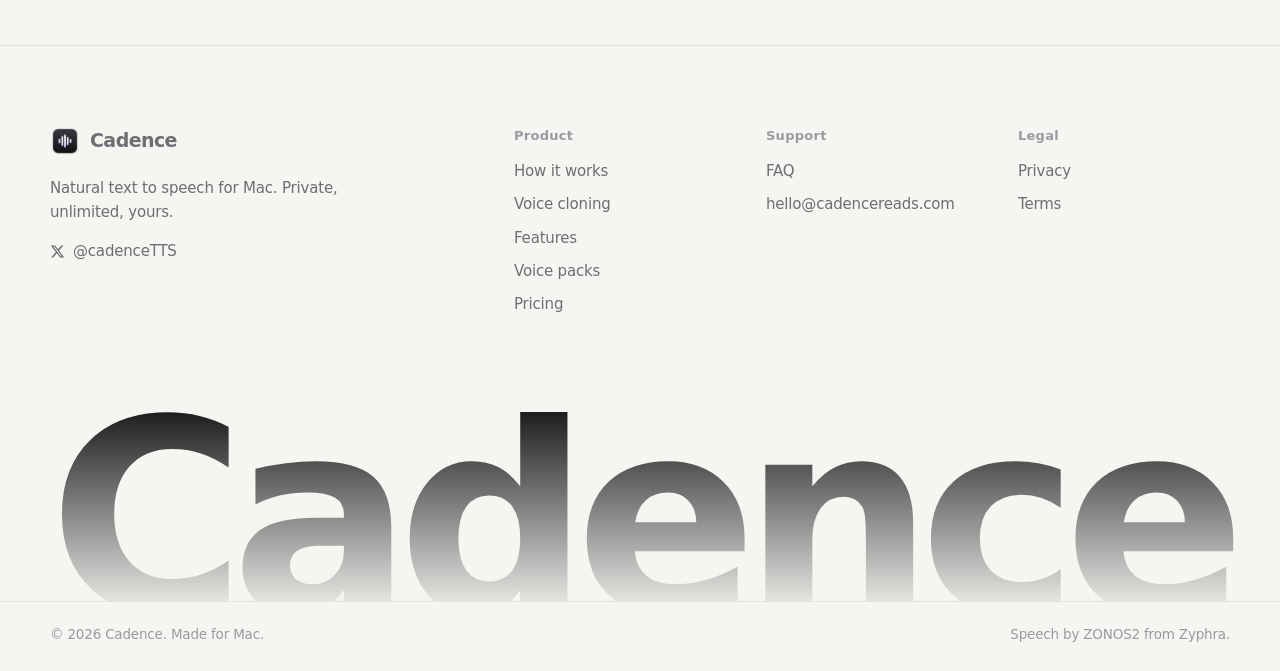
<file: terms.html>
<!doctype html>
<html lang="en">
<head>
  <meta charset="utf-8">
  <meta name="viewport" content="width=device-width, initial-scale=1">
  <title>Terms · Cadence</title>
  <meta name="description" content="Terms for buying and using Cadence and its voice packs.">
  <meta name="theme-color" content="#f6f5f2" media="(prefers-color-scheme: light)">
  <meta name="theme-color" content="#111113" media="(prefers-color-scheme: dark)">
  <meta property="og:title" content="Terms · Cadence">
  <meta property="og:description" content="Turn writing into natural speech in voices you choose. Runs on your Mac. $10, once.">
  <meta property="og:image" content="https://cadencereads.com/assets/img/og-logo.png">
  <meta property="og:url" content="https://cadencereads.com/terms.html">
  <link rel="canonical" href="https://cadencereads.com/terms.html">
  <meta property="og:type" content="website">
  <meta name="twitter:card" content="summary_large_image">
  <meta name="twitter:site" content="@cadenceTTS">
  <link rel="icon" href="assets/img/icon.png">
  <link rel="apple-touch-icon" href="assets/img/icon.png">
  <link rel="stylesheet" href="assets/css/site.css">
</head>
<body>
  <a class="skip" href="index.html#main">Skip to content</a>

  <header class="site-header">
    <nav class="nav wrap" aria-label="Main">
      <a class="logo" href="index.html"><img src="assets/img/icon.png" alt="">Cadence</a>
      <div class="nav-links">
        <a href="index.html#how">How it works</a>
        <a href="index.html#clone">Voice cloning</a>
        <a href="index.html#features">Features</a>
        <a href="voices.html">Voice packs</a>
        <a href="index.html#pricing">Pricing</a>
        <a href="index.html#faq">FAQ</a>
      </div>
      <div class="nav-right">
        <a class="btn btn-primary btn-sm" data-buy="app"><span>Buy for <span data-price>$10</span></span></a>
        <button class="menu-button" aria-label="Menu" aria-expanded="false">
          <svg class="icon" viewBox="0 0 24 24"><path d="M4 8h16M4 16h16"/></svg>
        </button>
      </div>
    </nav>
    <div class="mobile-menu" hidden>
      <a href="index.html#how">How it works</a><a href="index.html#clone">Voice cloning</a><a href="index.html#features">Features</a><a href="voices.html">Voice packs</a>
      <a href="index.html#pricing">Pricing</a><a href="index.html#faq">FAQ</a>
    </div>
  </header>

<!-- DRAFT: a starting point, not legal advice. Have it reviewed before you sell. -->
  <main id="main">
    <section class="page-hero">
      <div class="wrap"><h1 class="headline reveal">Terms</h1>
        <p class="lede reveal">The plain-language terms for buying and using Cadence and its voice packs.</p></div>
    </section>
    <div class="prose wrap">
      <h2>Your licence</h2>
      <p>When you buy Cadence, you get a personal licence to install and use it on Macs you own or control. Voice packs are licensed the same way. Please don't share or resell the app or packs.</p>
      <h2>What you make</h2>
      <p>Audio you create with Cadence is yours to use, including commercially, provided you have the right to use the text and the voice.</p>
      <h2>Voices and consent</h2>
      <p>Only add voices of people who have given you permission. Don't use Cadence to impersonate anyone, to deceive or defraud, or to make content that is unlawful, harassing or harmful. We may refuse service to anyone who misuses it.</p>
      <h2>Refunds</h2>
      <p>If Cadence doesn't run on your Mac, email <a data-email href="#"></a> within 14 days of your purchase and we'll help or refund you.</p>
      <h2>Requirements and changes</h2>
      <p>Cadence needs <span data-requirements></span>. It's provided "as is": we work hard to make it reliable, but we can't promise it will be free of errors or suit every purpose, and to the extent the law allows, our liability is limited to what you paid.</p>
      <h2>Open source</h2>
      <p>Cadence's speech comes from ZONOS2 by Zyphra, which is released under the MIT licence. Its licence notices are included with the app.</p>
      <h2>Contact</h2>
      <p>Questions? Email <a data-email href="#"></a>.</p>
      <p class="small">Last updated <span data-year>2026</span>.</p>
    </div>
  </main>

  <footer class="site-footer">
    <div class="wrap footer-grid">
      <div class="footer-brand">
        <a class="logo" href="index.html"><img src="assets/img/icon.png" alt="">Cadence</a>
        <p>Natural text to speech for Mac. Private, unlimited, yours.</p>
        <a class="social" data-x href="https://x.com/cadenceTTS" rel="noopener"><svg viewBox="0 0 24 24" aria-hidden="true"><path d="M18.244 2.25h3.308l-7.227 8.26 8.502 11.24H16.17l-5.214-6.817L4.99 21.75H1.68l7.73-8.835L1.254 2.25H8.08l4.713 6.231zm-1.161 17.52h1.833L7.084 4.126H5.117z"/></svg><span>@cadenceTTS</span></a>
      </div>
      <div><h4>Product</h4><ul>
        <li><a href="index.html#how">How it works</a></li><li><a href="index.html#clone">Voice cloning</a></li><li><a href="index.html#features">Features</a></li>
        <li><a href="voices.html">Voice packs</a></li><li><a href="index.html#pricing">Pricing</a></li></ul></div>
      <div><h4>Support</h4><ul>
        <li><a href="index.html#faq">FAQ</a></li><li><a data-email href="#">Contact us</a></li></ul></div>
      <div><h4>Legal</h4><ul>
        <li><a href="privacy.html">Privacy</a></li><li><a href="terms.html">Terms</a></li></ul></div>
    </div>
    <div class="wordmark" aria-hidden="true">Cadence</div>
    <div class="footer-bottom">
      <div class="wrap">
        <span>© <span data-year>2026</span> Cadence. Made for Mac.</span>
        <span>Speech by ZONOS2 from Zyphra.</span>
      </div>
    </div>
  </footer>

  <script src="assets/js/config.js"></script>
  <script src="assets/js/site.js"></script>
</body>
</html>
</file>
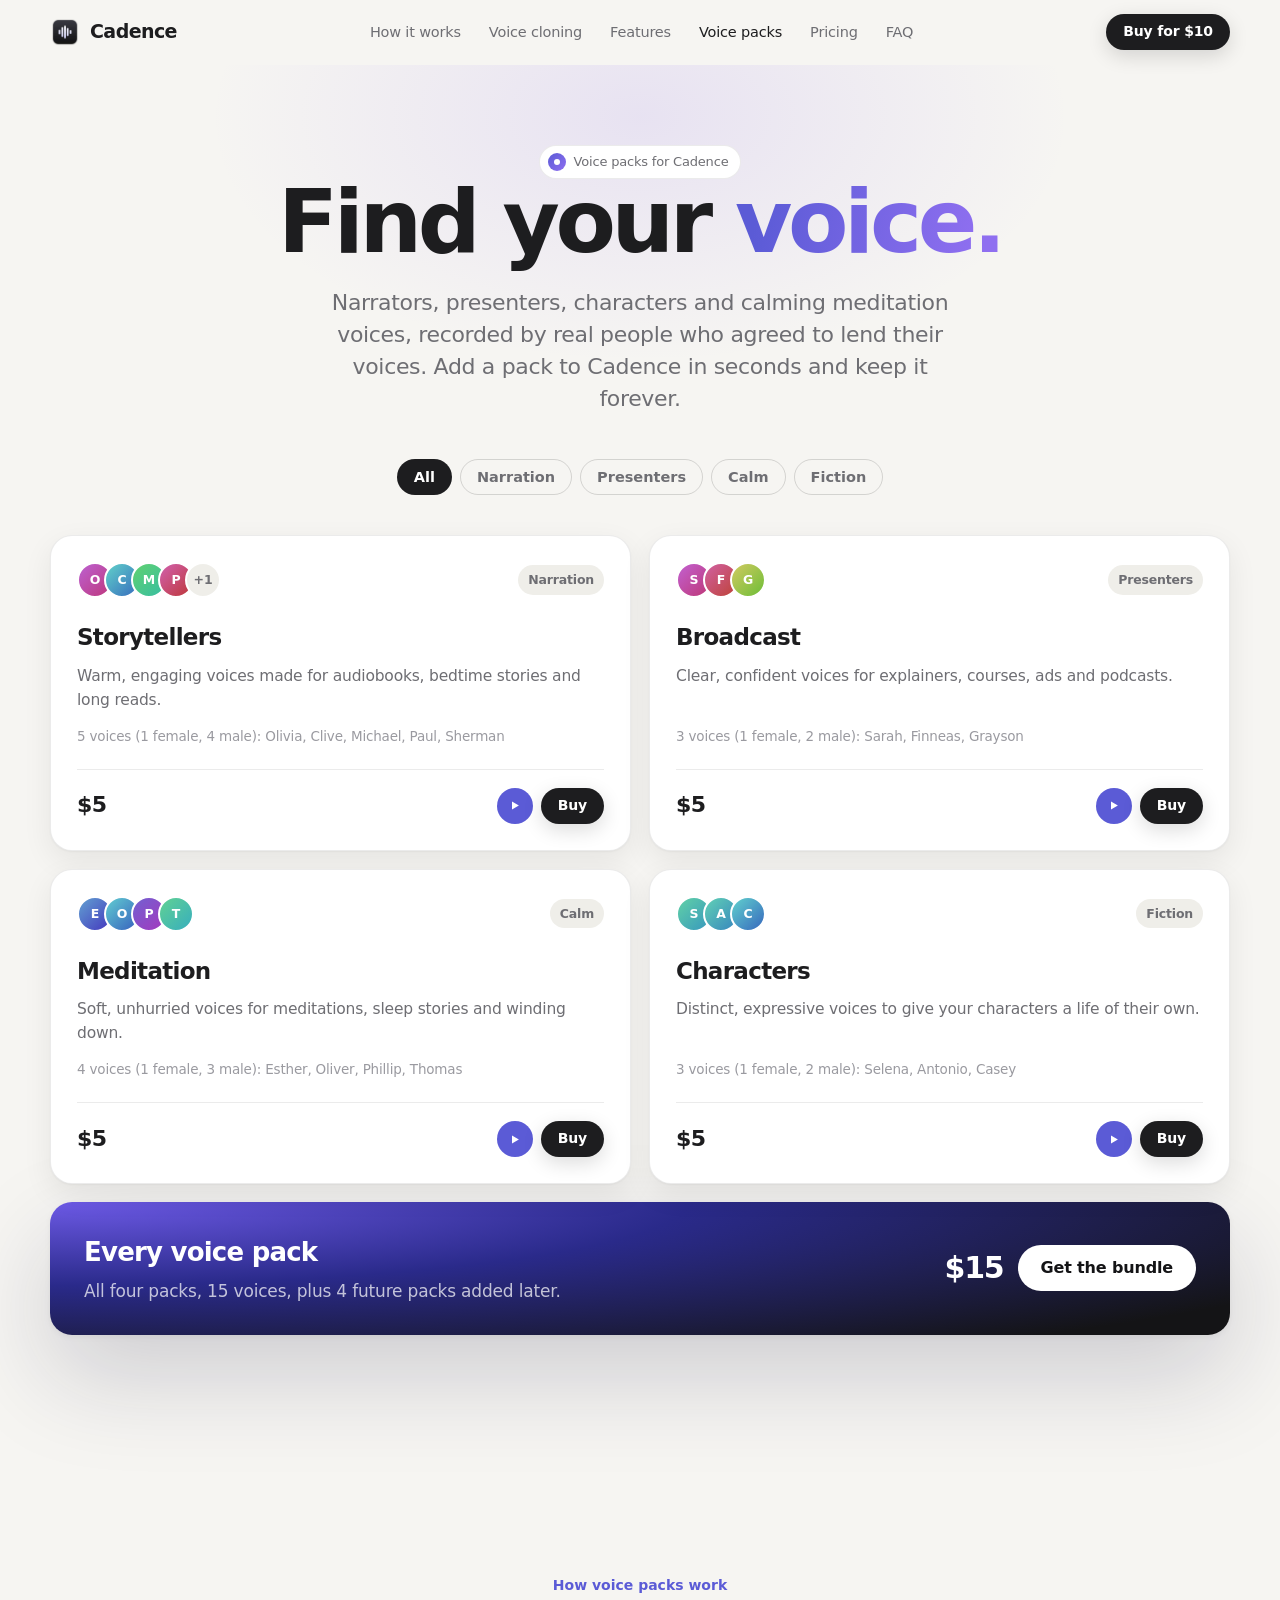
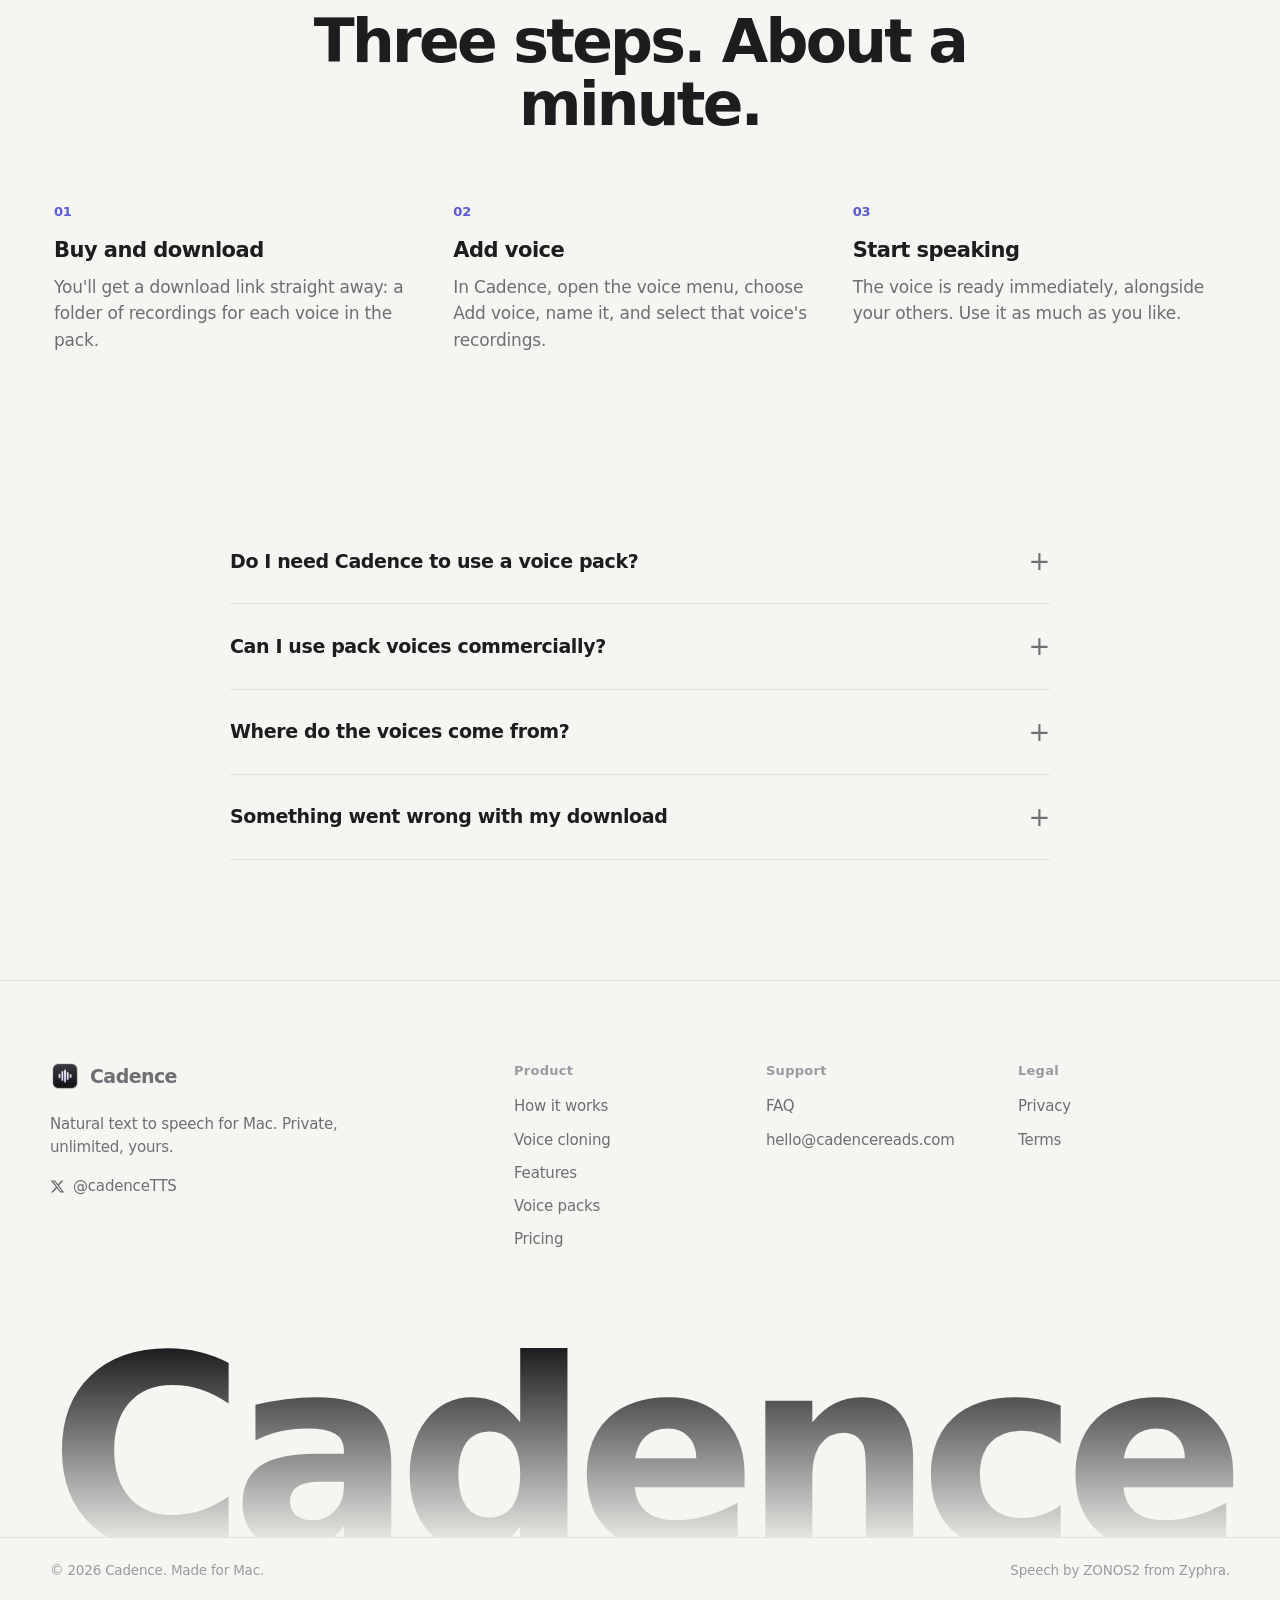
<file: voices.html>
<!doctype html>
<html lang="en">
<head>
  <meta charset="utf-8">
  <meta name="viewport" content="width=device-width, initial-scale=1">
  <title>Voice packs for Cadence</title>
  <meta name="description" content="Add narrators, presenters, characters and calming voices to Cadence with voice packs.">
  <meta name="theme-color" content="#f6f5f2" media="(prefers-color-scheme: light)">
  <meta name="theme-color" content="#111113" media="(prefers-color-scheme: dark)">
  <meta property="og:title" content="Voice packs for Cadence">
  <meta property="og:description" content="Turn writing into natural speech in voices you choose. Runs on your Mac. $10, once.">
  <meta property="og:image" content="https://cadencereads.com/assets/img/og-logo.png">
  <meta property="og:url" content="https://cadencereads.com/voices.html">
  <link rel="canonical" href="https://cadencereads.com/voices.html">
  <meta property="og:type" content="website">
  <meta name="twitter:card" content="summary_large_image">
  <meta name="twitter:site" content="@cadenceTTS">
  <link rel="icon" href="assets/img/icon.png">
  <link rel="apple-touch-icon" href="assets/img/icon.png">
  <link rel="stylesheet" href="assets/css/site.css">
</head>
<body>
  <a class="skip" href="index.html#main">Skip to content</a>

  <header class="site-header">
    <nav class="nav wrap" aria-label="Main">
      <a class="logo" href="index.html"><img src="assets/img/icon.png" alt="">Cadence</a>
      <div class="nav-links">
        <a href="index.html#how">How it works</a>
        <a href="index.html#clone">Voice cloning</a>
        <a href="index.html#features">Features</a>
        <a href="voices.html" aria-current="page">Voice packs</a>
        <a href="index.html#pricing">Pricing</a>
        <a href="index.html#faq">FAQ</a>
      </div>
      <div class="nav-right">
        <a class="btn btn-primary btn-sm" data-buy="app"><span>Buy for <span data-price>$10</span></span></a>
        <button class="menu-button" aria-label="Menu" aria-expanded="false">
          <svg class="icon" viewBox="0 0 24 24"><path d="M4 8h16M4 16h16"/></svg>
        </button>
      </div>
    </nav>
    <div class="mobile-menu" hidden>
      <a href="index.html#how">How it works</a><a href="index.html#clone">Voice cloning</a><a href="index.html#features">Features</a><a href="voices.html">Voice packs</a>
      <a href="index.html#pricing">Pricing</a><a href="index.html#faq">FAQ</a>
    </div>
  </header>

  <main id="main">
    <section class="page-hero">
      <div class="wrap">
        <span class="eyebrow reveal"><span class="dot"></span>Voice packs for Cadence</span>
        <h1 class="display reveal" style="font-size:clamp(44px,7vw,88px)">Find your <span class="gradient-text">voice.</span></h1>
        <p class="lede reveal">Narrators, presenters, characters and calming meditation voices, recorded by real people who agreed to lend their voices. Add a pack to Cadence in seconds and keep it forever.</p>
      </div>
    </section>

    <section style="padding-top:0">
      <div class="wrap">
        <div class="filters" id="filters" aria-label="Filter voice packs"></div>
        <div class="packs" id="packs"></div>
        <div class="bundle reveal" id="bundle">
          <div>
            <h3 data-bundle-name>Every voice pack</h3>
            <p data-bundle-tagline></p>
          </div>
          <div style="display:flex;align-items:center">
            <span class="price" data-bundle-price></span>
            <a class="btn" data-buy="bundle">Get the bundle</a>
          </div>
        </div>
      </div>
    </section>

    <section id="how-packs">
      <div class="wrap">
        <div class="section-head reveal">
          <span class="kicker">How voice packs work</span>
          <h2 class="headline">Three steps. About a minute.</h2>
        </div>
        <div class="steps">
          <div class="step reveal"><span class="num">01</span><h3>Buy and download</h3>
            <p>You'll get a download link straight away: a folder of recordings for each voice in the pack.</p></div>
          <div class="step reveal"><span class="num">02</span><h3>Add voice</h3>
            <p>In Cadence, open the voice menu, choose Add voice, name it, and select that voice's recordings.</p></div>
          <div class="step reveal"><span class="num">03</span><h3>Start speaking</h3>
            <p>The voice is ready immediately, alongside your others. Use it as much as you like.</p></div>
        </div>
      </div>
    </section>

    <section id="faq" style="padding-top:0">
      <div class="wrap">
        <div class="faq reveal">
          <details><summary>Do I need Cadence to use a voice pack?</summary>
            <p>Yes. Voice packs add voices to Cadence. <a href="index.html#pricing" style="color:var(--accent)">Get Cadence</a> first if you haven't already.</p></details>
          <details><summary>Can I use pack voices commercially?</summary>
            <p>Yes. Audio you make with a voice pack can be used in your own projects, including commercial ones. Each pack includes its licence; please don't use a voice to impersonate the person behind it.</p></details>
          <details><summary>Where do the voices come from?</summary>
            <p>Every pack voice is recorded by a real person who has agreed to have their voice used this way.</p></details>
          <details><summary>Something went wrong with my download</summary>
            <p>Email <a data-email href="#"></a> and we'll send it again.</p></details>
        </div>
      </div>
    </section>
  </main>

  <footer class="site-footer">
    <div class="wrap footer-grid">
      <div class="footer-brand">
        <a class="logo" href="index.html"><img src="assets/img/icon.png" alt="">Cadence</a>
        <p>Natural text to speech for Mac. Private, unlimited, yours.</p>
        <a class="social" data-x href="https://x.com/cadenceTTS" rel="noopener"><svg viewBox="0 0 24 24" aria-hidden="true"><path d="M18.244 2.25h3.308l-7.227 8.26 8.502 11.24H16.17l-5.214-6.817L4.99 21.75H1.68l7.73-8.835L1.254 2.25H8.08l4.713 6.231zm-1.161 17.52h1.833L7.084 4.126H5.117z"/></svg><span>@cadenceTTS</span></a>
      </div>
      <div><h4>Product</h4><ul>
        <li><a href="index.html#how">How it works</a></li><li><a href="index.html#clone">Voice cloning</a></li><li><a href="index.html#features">Features</a></li>
        <li><a href="voices.html">Voice packs</a></li><li><a href="index.html#pricing">Pricing</a></li></ul></div>
      <div><h4>Support</h4><ul>
        <li><a href="index.html#faq">FAQ</a></li><li><a data-email href="#">Contact us</a></li></ul></div>
      <div><h4>Legal</h4><ul>
        <li><a href="privacy.html">Privacy</a></li><li><a href="terms.html">Terms</a></li></ul></div>
    </div>
    <div class="wordmark" aria-hidden="true">Cadence</div>
    <div class="footer-bottom">
      <div class="wrap">
        <span>© <span data-year>2026</span> Cadence. Made for Mac.</span>
        <span>Speech by ZONOS2 from Zyphra.</span>
      </div>
    </div>
  </footer>

  <script src="assets/js/config.js"></script>
  <script src="assets/js/site.js"></script>
</body>
</html>
</file>
<file: assets/css/site.css>
/* Cadence — site styles. Colors and type follow the app. */
:root {
  --bg: #f6f5f2;
  --surface: #ffffff;
  --surface-2: #efeee9;
  --text: #1d1d1f;
  --muted: #6e6e73;
  --faint: #9a9aa0;
  --line: rgba(0, 0, 0, 0.08);
  --line-strong: rgba(0, 0, 0, 0.14);
  --accent: #5b5bd6;
  --accent-2: #8f6ff0;
  --accent-soft: rgba(91, 91, 214, 0.1);
  --ink: #1d1d1f;
  --on-ink: #ffffff;
  --shadow: 0 1px 2px rgba(0, 0, 0, 0.04), 0 10px 30px rgba(0, 0, 0, 0.07);
  --shadow-lg: 0 2px 6px rgba(0, 0, 0, 0.05), 0 40px 100px rgba(20, 20, 60, 0.18);
  --radius: 22px;
  --font: -apple-system, BlinkMacSystemFont, "SF Pro Display", "SF Pro Text", "Inter", "Helvetica Neue", system-ui, sans-serif;
  --mono: ui-monospace, "SF Mono", Menlo, monospace;
  --wrap: 1180px;
  color-scheme: light;
}

@media (prefers-color-scheme: dark) {
  :root {
    --bg: #111113;
    --surface: #1b1b1e;
    --surface-2: #26262a;
    --text: #f2f2f4;
    --muted: #a0a0a6;
    --faint: #6f6f76;
    --line: rgba(255, 255, 255, 0.08);
    --line-strong: rgba(255, 255, 255, 0.15);
    --accent: #8c8cf2;
    --accent-2: #b39cff;
    --accent-soft: rgba(140, 140, 242, 0.14);
    --ink: #f2f2f4;
    --on-ink: #111113;
    --shadow: 0 1px 2px rgba(0, 0, 0, 0.3), 0 10px 30px rgba(0, 0, 0, 0.35);
    --shadow-lg: 0 2px 6px rgba(0, 0, 0, 0.4), 0 40px 100px rgba(0, 0, 0, 0.6);
    color-scheme: dark;
  }
}

*, *::before, *::after { box-sizing: border-box; }
[hidden] { display: none !important; }
html { scroll-behavior: smooth; -webkit-text-size-adjust: 100%; }
body {
  margin: 0; background: var(--bg); color: var(--text);
  font: 17px/1.55 var(--font); letter-spacing: -0.011em;
  -webkit-font-smoothing: antialiased; text-rendering: optimizeLegibility;
}
img { max-width: 100%; display: block; }
a { color: inherit; text-decoration: none; }
button { font: inherit; color: inherit; }
svg.icon { width: 22px; height: 22px; fill: none; stroke: currentColor; stroke-width: 1.7; stroke-linecap: round; stroke-linejoin: round; }
:focus-visible { outline: 2px solid var(--accent); outline-offset: 3px; border-radius: 6px; }
.wrap { width: min(var(--wrap), calc(100% - 48px)); margin: 0 auto; }
.skip { position: absolute; left: -999px; top: 8px; z-index: 100; background: var(--ink); color: var(--on-ink); padding: 8px 14px; border-radius: 999px; }
.skip:focus { left: 12px; }

/* ---------- type ---------- */
.eyebrow {
  display: inline-flex; align-items: center; gap: 8px; padding: 6px 12px 6px 8px; border-radius: 999px;
  background: var(--surface); border: 1px solid var(--line); font-size: 13px; color: var(--muted); font-weight: 500;
}
.eyebrow .dot { width: 18px; height: 18px; border-radius: 50%; background: linear-gradient(135deg, var(--accent), var(--accent-2)); display: grid; place-items: center; }
.eyebrow .dot::after { content: ""; width: 6px; height: 6px; border-radius: 50%; background: #fff; }
h1, h2, h3 { margin: 0; letter-spacing: -0.035em; font-weight: 700; }
.display { font-size: clamp(46px, 8.2vw, 104px); line-height: 0.98; letter-spacing: -0.05em; }
.headline { font-size: clamp(34px, 5vw, 60px); line-height: 1.04; letter-spacing: -0.045em; }
.title { font-size: 22px; line-height: 1.2; letter-spacing: -0.02em; font-weight: 650; }
.lede { font-size: clamp(18px, 2vw, 22px); line-height: 1.45; color: var(--muted); letter-spacing: -0.015em; max-width: 640px; }
.muted { color: var(--muted); }
.small { font-size: 14px; }
.gradient-text { background: linear-gradient(100deg, var(--accent) 10%, var(--accent-2) 90%); -webkit-background-clip: text; background-clip: text; color: transparent; }

/* ---------- buttons ---------- */
.btn {
  display: inline-flex; align-items: center; justify-content: center; gap: 8px; height: 46px; padding: 0 22px;
  border-radius: 999px; border: 1px solid var(--line-strong); background: var(--surface); font-weight: 600;
  font-size: 16px; letter-spacing: -0.01em; cursor: pointer; transition: transform .15s ease, background .2s, opacity .2s, box-shadow .2s;
  white-space: nowrap;
}
.btn:hover { background: var(--surface-2); }
.btn:active { transform: scale(.98); }
.btn-primary { background: var(--ink); color: var(--on-ink); border-color: transparent; box-shadow: 0 6px 20px rgba(0, 0, 0, .14); }
.btn-primary:hover { background: var(--ink); opacity: .9; }
.btn-ghost { background: transparent; border-color: transparent; }
.btn-ghost:hover { background: var(--surface); }
.btn-sm { height: 36px; padding: 0 16px; font-size: 14px; }
.btn .arrow { transition: transform .2s; }
.btn:hover .arrow { transform: translateX(3px); }

/* ---------- header ---------- */
.site-header {
  position: sticky; top: 0; z-index: 50; transition: background .25s, border-color .25s, backdrop-filter .25s;
  border-bottom: 1px solid transparent;
}
.site-header.scrolled {
  background: color-mix(in srgb, var(--bg) 78%, transparent);
  backdrop-filter: saturate(180%) blur(18px); -webkit-backdrop-filter: saturate(180%) blur(18px);
  border-bottom-color: var(--line);
}
.nav { height: 64px; display: flex; align-items: center; justify-content: space-between; gap: 24px; }
.logo { display: inline-flex; align-items: center; gap: 10px; font-weight: 700; font-size: 19px; letter-spacing: -0.03em; }
.logo img { width: 30px; height: 30px; }
.nav-links { display: flex; gap: 28px; font-size: 14.5px; color: var(--muted); }
.nav-links a { transition: color .15s; }
.nav-links a:hover, .nav-links a[aria-current="page"] { color: var(--text); }
.nav-right { display: flex; align-items: center; gap: 10px; }
.menu-button { display: none; width: 38px; height: 38px; border: 0; background: transparent; border-radius: 10px; cursor: pointer; }
.mobile-menu { display: none; }

/* ---------- hero ---------- */
.hero { position: relative; padding: 72px 0 40px; text-align: center; overflow: hidden; }
.hero::before {
  content: ""; position: absolute; inset: -20% -10% auto; height: 900px; z-index: -1; pointer-events: none;
  background:
    radial-gradient(40% 50% at 30% 30%, rgba(143, 111, 240, .16), transparent 70%),
    radial-gradient(45% 55% at 70% 40%, rgba(91, 91, 214, .14), transparent 70%);
  filter: blur(10px);
}
.hero .eyebrow { margin-bottom: 28px; }
.hero h1 { margin: 0 auto; max-width: 980px; }
.hero .lede { margin: 26px auto 0; }
.hero-ctas { display: flex; gap: 12px; justify-content: center; flex-wrap: wrap; margin-top: 36px; }
.req { margin-top: 18px; font-size: 13.5px; color: var(--faint); }

.window {
  position: relative; margin: 64px auto 0; width: min(1080px, 100%); border-radius: 16px; overflow: hidden;
  background: var(--surface); border: 1px solid var(--line); box-shadow: var(--shadow-lg);
}
.window-bar { height: 30px; display: flex; align-items: center; gap: 8px; padding: 0 14px; background: var(--surface); border-bottom: 1px solid var(--line); }
.window-bar i { width: 12px; height: 12px; border-radius: 50%; background: #ff5f57; }
.window-bar i:nth-child(2) { background: #febc2e; }
.window-bar i:nth-child(3) { background: #28c840; }
.window img { width: 100%; height: auto; }

/* ---------- sections ---------- */
section { padding: 120px 0; }
.section-head { text-align: center; max-width: 760px; margin: 0 auto 56px; }
.section-head .kicker { font-size: 14px; font-weight: 600; color: var(--accent); letter-spacing: 0; margin-bottom: 14px; display: block; }
.section-head .lede { margin: 18px auto 0; }

/* ---------- samples ---------- */
.samples { display: grid; grid-template-columns: repeat(3, 1fr); gap: 18px; }
.sample {
  display: flex; flex-direction: column; gap: 18px; padding: 24px; border-radius: var(--radius);
  background: var(--surface); border: 1px solid var(--line); box-shadow: var(--shadow);
}
.sample-head { display: flex; align-items: center; gap: 12px; }
.avatar {
  width: 40px; height: 40px; border-radius: 50%; flex: none; display: grid; place-items: center; color: #fff;
  font-size: 14px; font-weight: 650;
  background: linear-gradient(135deg, hsl(var(--h, 240) 55% 60%), hsl(calc(var(--h, 240) + 40) 55% 48%));
}
.sample-name { font-weight: 650; letter-spacing: -0.02em; }
.sample-style { font-size: 13.5px; color: var(--muted); }
.sample blockquote { margin: 0; font-size: 17px; line-height: 1.5; color: var(--text); flex: 1; }
.sample blockquote::before { content: "“"; } .sample blockquote::after { content: "”"; }
.play-row { display: flex; align-items: center; gap: 14px; }
.play {
  width: 44px; height: 44px; border-radius: 50%; border: 0; flex: none; display: grid; place-items: center;
  background: var(--accent); color: #fff; cursor: pointer; transition: transform .15s, opacity .2s;
}
.play:hover { transform: scale(1.05); }
.play svg { width: 18px; height: 18px; fill: currentColor; }
.play .i-pause { display: none; }
.play.playing .i-play { display: none; }
.play.playing .i-pause { display: block; }
.play[disabled] { background: var(--surface-2); color: var(--faint); cursor: default; transform: none; }
.wave { display: flex; align-items: center; gap: 3px; height: 28px; flex: 1; }
.wave span { width: 3px; border-radius: 3px; background: var(--line-strong); height: 30%; transition: background .3s; }
.playing + .wave span { background: var(--accent); animation: wave 1s ease-in-out infinite; }
@keyframes wave { 0%, 100% { transform: scaleY(.45); } 50% { transform: scaleY(1); } }
.soon-note { font-size: 13px; color: var(--faint); }
.soon-badge {
  display: inline-flex; align-items: center; gap: 7px; margin-top: 12px; padding: 5px 12px; border-radius: 999px;
  font-size: 13px; font-weight: 500; color: var(--muted); background: var(--surface-2); border: 1px solid var(--line);
}
.soon-badge svg { width: 15px; height: 15px; fill: none; stroke: currentColor; stroke-width: 1.7; stroke-linecap: round; stroke-linejoin: round; }
.price-card .soon-badge { margin-top: 4px; }

/* ---------- how it works ---------- */
.steps { display: grid; grid-template-columns: repeat(3, 1fr); gap: 18px; margin-bottom: 40px; }
.step { padding: 6px 4px; }
.step .num { font-size: 13px; font-weight: 650; color: var(--accent); font-variant-numeric: tabular-nums; }
.step h3 { font-size: 21px; letter-spacing: -0.025em; margin: 10px 0 8px; }
.step p { margin: 0; color: var(--muted); }
.showcase { display: grid; gap: 22px; justify-items: center; }
.tabs { display: inline-flex; gap: 4px; padding: 4px; border-radius: 999px; background: var(--surface); border: 1px solid var(--line); box-shadow: var(--shadow); flex-wrap: wrap; justify-content: center; }
.tab { height: 38px; padding: 0 18px; border: 0; border-radius: 999px; background: transparent; color: var(--muted); font-weight: 550; font-size: 14.5px; cursor: pointer; transition: background .2s, color .2s; }
.tab[aria-selected="true"] { background: var(--ink); color: var(--on-ink); }
.showcase .window { margin-top: 6px; }
.showcase .caption { text-align: center; color: var(--muted); max-width: 620px; min-height: 3.1em; margin: 0; }
.showcase picture img { transition: opacity .25s; }

/* ---------- features (bento) ---------- */
.bento { display: grid; grid-template-columns: repeat(6, 1fr); gap: 18px; }
.tile {
  grid-column: span 2; position: relative; overflow: hidden; padding: 30px; border-radius: var(--radius);
  background: var(--surface); border: 1px solid var(--line); box-shadow: var(--shadow); min-height: 250px;
  display: flex; flex-direction: column;
}
.tile.wide { grid-column: span 3; }
.tile.full { grid-column: span 6; }
.tile .tile-icon { width: 44px; height: 44px; border-radius: 12px; display: grid; place-items: center; background: var(--accent-soft); color: var(--accent); margin-bottom: auto; }
.tile h3 { font-size: 23px; letter-spacing: -0.03em; margin: 26px 0 8px; }
.tile p { margin: 0; color: var(--muted); font-size: 16px; }
.tile.dark { background: #141416; color: #f2f2f4; border-color: transparent; }
.tile.dark p { color: #a0a0a6; }
.tile.dark .tile-icon { background: rgba(255, 255, 255, .08); color: #fff; }
.tile .big-number { font-size: clamp(52px, 7vw, 84px); font-weight: 750; letter-spacing: -0.05em; line-height: 1; margin-top: auto; }
.tile-private .tile-icon { margin-bottom: 0; }
.tile-private .big-number { margin-top: 26px; }
.big-number .unit { font-size: 18px; font-weight: 500; letter-spacing: -0.01em; color: #a0a0a6; margin-left: 6px; }
.tile code, .code-card { font-family: var(--mono); font-size: 13.5px; }
.code-card { margin-top: 18px; padding: 14px 16px; border-radius: 12px; background: var(--surface-2); line-height: 1.8; color: var(--muted); }
.code-card b { color: var(--text); font-weight: 500; }
.tile .bars { display: flex; align-items: center; gap: 6px; height: 70px; margin-top: 18px; }
.tile .bars span { flex: 1; border-radius: 6px; background: linear-gradient(180deg, var(--accent-2), var(--accent)); opacity: .85; animation: wave 1.6s ease-in-out infinite; }
.tile.dark .bars span { background: linear-gradient(180deg, #fff, #b8b8ff); }

/* ---------- compare ---------- */
.compare { width: min(880px, 100%); margin: 0 auto; border-radius: var(--radius); overflow: hidden; background: var(--surface); border: 1px solid var(--line); box-shadow: var(--shadow); }
.compare table { width: 100%; border-collapse: collapse; }
.compare th, .compare td { padding: 18px 24px; text-align: left; border-bottom: 1px solid var(--line); font-size: 16px; vertical-align: top; }
.compare tr:last-child td { border-bottom: 0; }
.compare thead th { font-size: 14px; font-weight: 600; color: var(--muted); background: var(--surface-2); }
.compare thead th.us { color: var(--text); }
.compare td:first-child { color: var(--muted); width: 30%; }
.compare td.us { font-weight: 600; }
.yes { color: var(--accent); }

/* ---------- packs ---------- */
.packs { display: grid; grid-template-columns: repeat(3, 1fr); gap: 18px; }
.packs.two-up { grid-template-columns: 1fr 1fr; } /* 2 or 4 packs: no card left alone on a row */
.pack {
  display: flex; flex-direction: column; padding: 26px; border-radius: var(--radius); background: var(--surface);
  border: 1px solid var(--line); box-shadow: var(--shadow); transition: transform .25s, box-shadow .25s;
}
.pack:hover { transform: translateY(-3px); box-shadow: var(--shadow-lg); }
.pack-top { display: flex; justify-content: space-between; align-items: center; margin-bottom: 22px; }
.faces { display: flex; }
.faces .avatar { width: 36px; height: 36px; font-size: 12.5px; border: 2px solid var(--surface); margin-left: -9px; }
.faces .avatar:first-child { margin-left: 0; }
.faces .avatar.more { background: var(--surface-2); color: var(--muted); }
.chip { font-size: 12.5px; font-weight: 600; color: var(--muted); padding: 5px 10px; border-radius: 999px; background: var(--surface-2); }
.pack h3 { font-size: 23px; letter-spacing: -0.03em; }
.pack p { margin: 8px 0 0; color: var(--muted); font-size: 15.5px; flex: 1; }
.pack .voices-list { margin-top: 14px; font-size: 13.5px; color: var(--faint); }
.pack-foot { display: flex; align-items: center; justify-content: space-between; gap: 12px; margin-top: 22px; padding-top: 18px; border-top: 1px solid var(--line); }
.pack-foot .price { font-size: 22px; font-weight: 700; letter-spacing: -0.03em; }
.pack-foot .actions { display: flex; align-items: center; gap: 8px; }
.pack .play { width: 36px; height: 36px; }
.pack .play svg { width: 15px; height: 15px; }
.more-link { display: flex; justify-content: center; margin-top: 36px; }

.filters { position: relative; z-index: 1; display: flex; flex-wrap: wrap; justify-content: center; gap: 8px; margin: 0 0 40px; }
.filter { height: 36px; padding: 0 16px; border-radius: 999px; border: 1px solid var(--line-strong); background: transparent; color: var(--muted); font-size: 14.5px; font-weight: 550; cursor: pointer; }
.filter[aria-pressed="true"] { background: var(--ink); color: var(--on-ink); border-color: transparent; }

.bundle {
  display: flex; align-items: center; justify-content: space-between; gap: 24px; flex-wrap: wrap;
  margin-top: 18px; padding: 30px 34px; border-radius: var(--radius); color: #fff;
  background: radial-gradient(120% 140% at 0% 0%, #6d5ae6 0%, #2a2a8a 45%, #141416 100%);
  box-shadow: var(--shadow-lg);
}
.bundle h3 { font-size: 26px; letter-spacing: -0.03em; }
.bundle p { margin: 6px 0 0; color: rgba(255, 255, 255, .72); }
.bundle .price { font-size: 30px; font-weight: 750; letter-spacing: -0.04em; margin-right: 14px; }
.bundle .btn { background: #fff; color: #141416; border-color: transparent; }

/* ---------- pricing ---------- */
.price-card {
  width: min(520px, 100%); margin: 0 auto; padding: 44px; border-radius: 28px; text-align: center;
  background: var(--surface); border: 1px solid var(--line); box-shadow: var(--shadow-lg); position: relative; overflow: hidden;
}
.price-card::before { content: ""; position: absolute; inset: 0 0 auto; height: 4px; background: linear-gradient(90deg, var(--accent), var(--accent-2)); }
.price-card img { width: 72px; height: 72px; margin: 0 auto 18px; }
.price-card .amount { font-size: 76px; font-weight: 750; letter-spacing: -0.06em; line-height: 1; margin: 18px 0 6px; }
.price-card .once { color: var(--muted); }
.price-card ul { list-style: none; padding: 0; margin: 30px 0; text-align: left; display: grid; gap: 12px; }
.price-card li { display: flex; gap: 12px; align-items: flex-start; font-size: 16px; }
.price-card li svg { flex: none; color: var(--accent); margin-top: 2px; width: 20px; height: 20px; }
.price-card .btn { width: 100%; height: 52px; font-size: 17px; }
.price-card .req { margin-top: 16px; }

/* ---------- faq ---------- */
.faq { width: min(820px, 100%); margin: 0 auto; }
.faq details { border-bottom: 1px solid var(--line); }
.faq summary {
  list-style: none; cursor: pointer; padding: 22px 0; display: flex; justify-content: space-between; align-items: center;
  gap: 20px; font-size: 19px; font-weight: 600; letter-spacing: -0.02em;
}
.faq summary::-webkit-details-marker { display: none; }
.faq summary::after { content: "+"; font-size: 26px; font-weight: 300; color: var(--muted); transition: transform .25s; flex: none; }
.faq details[open] summary::after { transform: rotate(45deg); }
.faq details p { margin: -6px 0 22px; color: var(--muted); max-width: 680px; }
.faq-more { text-align: center; margin-top: 36px; color: var(--muted); }
.faq-more a { color: var(--accent); }

/* ---------- final cta ---------- */
.cta-band { text-align: center; padding: 140px 0; }
.cta-band .headline { max-width: 820px; margin: 0 auto; }
.cta-band .hero-ctas { margin-top: 30px; }

/* ---------- footer ---------- */
.site-footer { position: relative; overflow: hidden; padding: 80px 0 0; border-top: 1px solid var(--line); }
.footer-grid { display: grid; grid-template-columns: 2fr 1fr 1fr 1fr; gap: 40px; }
.footer-grid h4 { margin: 0 0 14px; font-size: 13px; font-weight: 600; color: var(--faint); letter-spacing: .02em; }
.footer-grid ul { list-style: none; margin: 0; padding: 0; display: grid; gap: 10px; font-size: 15px; }
.footer-grid a { color: var(--muted); transition: color .15s; }
.footer-grid a:hover { color: var(--text); }
.footer-brand p { color: var(--muted); max-width: 300px; margin: 14px 0 0; font-size: 15px; }
.footer-brand .social { display: inline-flex; align-items: center; gap: 8px; margin-top: 16px; font-size: 15px; font-weight: 500; }
.footer-brand .social svg { width: 15px; height: 15px; fill: currentColor; }
.footer-brand .social[hidden] { display: none; }
.wordmark {
  font-size: clamp(84px, 21vw, 320px); font-weight: 800; letter-spacing: -0.055em; line-height: .8; text-align: center;
  margin: 70px 0 0; user-select: none; white-space: nowrap;
  background: linear-gradient(180deg, var(--text) 0%, color-mix(in srgb, var(--text) 8%, transparent) 88%);
  -webkit-background-clip: text; background-clip: text; color: transparent;
  transform: translateY(12%);
}
.footer-bottom { position: relative; border-top: 1px solid var(--line); background: var(--bg); }
.footer-bottom .wrap { display: flex; justify-content: space-between; flex-wrap: wrap; gap: 12px; padding: 22px 0 26px; font-size: 13.5px; color: var(--faint); }

/* ---------- page header (inner pages) ---------- */
.page-hero { padding: 80px 0 44px; text-align: center; position: relative; overflow: hidden; }
.page-hero::before {
  content: ""; position: absolute; inset: -40% -10% auto; height: 700px; z-index: -1; pointer-events: none;
  background: radial-gradient(40% 50% at 50% 30%, rgba(143, 111, 240, .14), transparent 70%);
}
.page-hero .lede { margin: 22px auto 0; }
.prose { width: min(720px, 100%); margin: 0 auto; padding: 0 0 120px; }
.prose h2 { font-size: 24px; letter-spacing: -0.025em; margin: 44px 0 12px; }
.prose p, .prose li { color: var(--muted); }
.prose a { color: var(--accent); }

/* ---------- toast & reveal ---------- */
.toast {
  position: fixed; left: 50%; bottom: 28px; transform: translateX(-50%); z-index: 80; padding: 12px 18px; border-radius: 14px;
  background: var(--ink); color: var(--on-ink); font-size: 14.5px; box-shadow: var(--shadow-lg); max-width: calc(100% - 32px);
}
.reveal { opacity: 0; transform: translateY(24px); transition: opacity .8s cubic-bezier(.2, .7, .2, 1), transform .8s cubic-bezier(.2, .7, .2, 1); }
.reveal.in { opacity: 1; transform: none; }
/* ---------- voice cloning ---------- */
.clone { display: grid; grid-template-columns: 1fr 1.15fr; gap: 64px; align-items: center; }
.clone-copy .kicker { font-size: 14px; font-weight: 600; color: var(--accent); display: block; margin-bottom: 14px; }
.clone-copy .lede { margin: 18px 0 0; }
.clone-list { list-style: none; padding: 0; margin: 28px 0 0; display: grid; gap: 14px; }
.clone-list li { display: flex; gap: 12px; color: var(--muted); }
.clone-list li b { color: var(--text); font-weight: 600; }
.clone-list .icon { flex: none; width: 20px; height: 20px; margin-top: 2px; color: var(--accent); }
.consent { display: flex; gap: 10px; align-items: flex-start; margin: 26px 0 28px; padding: 14px 16px; border-radius: 14px;
  background: var(--surface-2); color: var(--muted); font-size: 14.5px; }
.consent .icon { flex: none; width: 18px; height: 18px; margin-top: 1px; color: var(--accent); }

@media (prefers-reduced-motion: reduce) {
  html { scroll-behavior: auto; }
  .reveal { opacity: 1; transform: none; transition: none; }
  .tile .bars span, .playing + .wave span { animation: none; }
}

/* ---------- responsive ---------- */
@media (max-width: 980px) {
  .clone { grid-template-columns: 1fr; gap: 40px; }
  .nav-links { display: none; }
  .menu-button { display: grid; place-items: center; }
  .mobile-menu {
    display: grid; position: fixed; inset: 64px 0 auto; padding: 12px 24px 24px; gap: 4px; background: var(--bg);
    border-bottom: 1px solid var(--line); box-shadow: var(--shadow); z-index: 49;
  }
  .mobile-menu[hidden] { display: none !important; }
  .mobile-menu a { padding: 12px 0; font-size: 18px; font-weight: 550; border-bottom: 1px solid var(--line); }
  .samples, .packs { grid-template-columns: 1fr 1fr; }
  .bento { grid-template-columns: 1fr 1fr; }
  .tile, .tile.wide { grid-column: span 1; }
  .tile.full { grid-column: span 2; }
  .footer-grid { grid-template-columns: 1fr 1fr; }
  .footer-brand { grid-column: span 2; }
}
@media (max-width: 640px) {
  body { font-size: 16px; }
  .wrap { width: calc(100% - 32px); }
  section { padding: 84px 0; }
  .hero { padding-top: 48px; }
  .window { margin-top: 44px; border-radius: 12px; }
  .samples, .packs, .packs.two-up, .steps { grid-template-columns: 1fr; }
  .bento { grid-template-columns: 1fr; }
  .tile, .tile.wide, .tile.full { grid-column: span 1; min-height: 0; }
  .compare th, .compare td { padding: 14px 14px; font-size: 14.5px; }
  .compare td:first-child { width: 34%; }
  .price-card { padding: 32px 22px; }
  .nav-right .btn-ghost { display: none; }
  .bundle { padding: 26px; }
}
</file>
